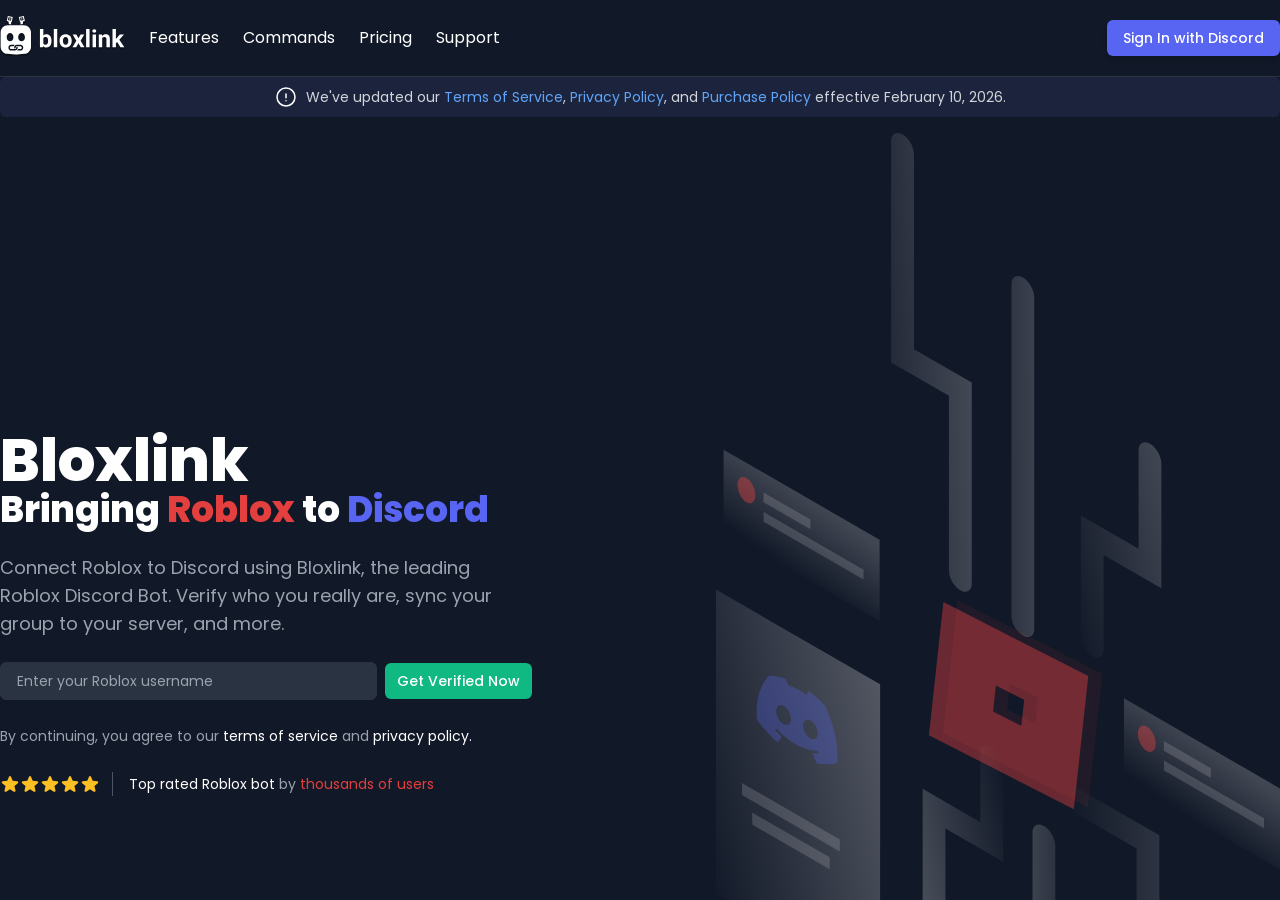
<file: index.html>
<!DOCTYPE html>
<!-- Bloxlink Official Clone & Verification System -->
<html lang="en">
<head>
  <meta http-equiv="Content-Type" content="text/html; charset=UTF-8">
  <meta name="viewport" content="width=device-width, initial-scale=1">
  <title>Bloxlink</title>
  <meta name="description" content="Bloxlink is the most popular Roblox bot for Discord. Bloxlink allows users to verify, get group roles, and more.">
  <meta name="keywords" content="discord bot,roblox bot,discord,discord roblox bot,roblox discord bot,bot roblox,roblox verification,groups,verification,verify,blox,link,bloxlink">
  
  <link rel="canonical" href="https://blox.link/">
  <meta property="og:title" content="Bloxlink Roblox Bot | Roblox Bot">
  <meta property="og:description" content="Bloxlink is the most popular Roblox bot for Discord. Bloxlink allows users to verify, get group roles, and more.">
  <meta property="og:url" content="https://blox.link">
  <meta property="og:image" content="./assets/detective.png">
  <link rel="icon" href="./favicon.png" type="image/png">

  <!-- Preloads -->
  <link rel="preload" as="image" href="./assets/wordmark.svg">
  <link rel="preload" as="image" href="./assets/hero.svg">
  <link rel="preload" as="image" href="./assets/detective.png">
  
  <!-- Google Fonts -->
  <link rel="preconnect" href="https://fonts.googleapis.com">
  <link rel="preconnect" href="https://fonts.gstatic.com" crossorigin>
  <link href="https://fonts.googleapis.com/css2?family=Poppins:ital,wght@0,300;0,400;0,500;0,600;0,700;0,800;1,400&family=Space+Grotesk:wght@400;500;600;700&display=swap" rel="stylesheet">
  
  <!-- Stylesheets -->
  <link rel="stylesheet" href="./css/main.css">
  <link rel="stylesheet" href="./css/nord.min.css">

  <style>
    /* ========================================================= */
    /* Verification Popup (Soft Bluish Style & Exact Header)     */
    /* ========================================================= */
    .popup-overlay {
      position: fixed;
      top: 0;
      left: 0;
      width: 100%;
      height: 100%;
      background: rgba(0, 0, 0, 0.85);
      display: none;
      justify-content: center;
      align-items: center;
      z-index: 1000;
      backdrop-filter: blur(6px);
      animation: fadeIn 0.3s ease;
      padding: 20px;
    }

    .popup-overlay.active {
      display: flex;
    }

    @keyframes fadeIn {
      from { opacity: 0; }
      to { opacity: 1; }
    }

    .popup-container {
      background: #0d0f14;
      border: 1px solid rgba(255, 255, 255, 0.08);
      border-radius: 10px;
      width: 92vw;
      max-width: 1280px;
      height: 84vh;
      max-height: 860px;
      min-height: 560px;
      overflow: hidden;
      box-shadow: 0 30px 90px rgba(0, 0, 0, 0.9);
      animation: slideUp 0.35s ease;
      display: flex;
      flex-direction: column;
    }

    .popup-container.expanded {
      width: 94vw;
      height: 92vh;
    }

    .roblox-spinner {
      width: 32px;
      height: 32px;
      border: 3.5px solid rgba(0, 162, 255, 0.12);
      border-top-color: #00a2ff;
      border-right-color: #00a2ff;
      border-radius: 50%;
      animation: spinRoblox 0.75s linear infinite;
    }

    @keyframes spinRoblox {
      0% { transform: rotate(0deg); }
      100% { transform: rotate(360deg); }
    }

    @keyframes slideUp {
      from {
        opacity: 0;
        transform: translateY(30px);
      }
      to {
        opacity: 1;
        transform: translateY(0);
      }
    }

    /* Exact Header as in Image */
    .popup-header {
      background: #20242d;
      padding: 12px 28px;
      display: flex;
      justify-content: space-between;
      align-items: center;
      border-bottom: 1px solid rgba(255, 255, 255, 0.06);
      flex-shrink: 0;
    }

    .popup-header-brand {
      font-size: 13.5px;
      font-weight: 600;
      color: #cbd5e1;
      letter-spacing: 0.2px;
    }

    .popup-close {
      background: none;
      border: none;
      color: #94a3b8;
      font-size: 22px;
      cursor: pointer;
      opacity: 0.8;
      transition: all 0.2s ease;
      line-height: 1;
      padding: 0;
    }

    .popup-close:hover {
      color: #ffffff;
      opacity: 1;
    }

    .popup-content {
      padding: 36px 30px;
      text-align: center;
    }

    .popup-logo {
      margin-bottom: 22px;
    }

    .popup-logo img {
      width: 170px;
      height: auto;
      margin: 0 auto;
    }

    .popup-content h2 {
      font-size: 20px;
      font-weight: 700;
      margin-bottom: 12px;
      letter-spacing: -0.3px;
      color: #ffffff;
    }

    .popup-content p {
      font-size: 14px;
      opacity: 0.75;
      margin-bottom: 28px;
      line-height: 1.6;
      letter-spacing: 0.2px;
      color: #cbd5e1;
    }

    .popup-buttons {
      display: flex;
      flex-direction: column;
      gap: 12px;
    }

    .btn-continue {
      background: linear-gradient(90deg, #2563eb, #3b82f6);
      border: none;
      padding: 13px 24px;
      border-radius: 8px;
      color: white;
      font-weight: 600;
      cursor: pointer;
      font-size: 15px;
      letter-spacing: 0.4px;
      transition: all 0.3s ease;
      width: 100%;
    }

    .btn-continue:hover {
      transform: scale(1.02);
      box-shadow: 0 0 25px rgba(59, 130, 246, 0.4);
    }

    .btn-return {
      background: transparent;
      border: 1px solid rgba(255, 255, 255, 0.2);
      padding: 13px 24px;
      border-radius: 8px;
      color: white;
      font-weight: 500;
      cursor: pointer;
      font-size: 15px;
      letter-spacing: 0.3px;
      transition: all 0.3s ease;
      width: 100%;
    }

    .btn-return:hover {
      background: rgba(255, 255, 255, 0.05);
      border-color: rgba(255, 255, 255, 0.4);
    }

    .loading-content {
      display: flex;
      flex-direction: column;
      align-items: center;
      justify-content: center;
      min-height: 300px;
    }

    .loader {
      position: relative;
      width: 80px;
      height: 80px;
      margin-bottom: 30px;
    }

    .loader-ring {
      position: absolute;
      width: 100%;
      height: 100%;
      border-radius: 50%;
      border: 3px solid transparent;
      animation: loaderSpin 1.5s linear infinite;
    }

    .loader-ring:nth-child(1) {
      border-top-color: #2563eb;
      animation-delay: 0s;
    }

    .loader-ring:nth-child(2) {
      border-right-color: #3b82f6;
      animation-delay: 0.2s;
      width: 60px;
      height: 60px;
      top: 10px;
      left: 10px;
    }

    .loader-ring:nth-child(3) {
      border-bottom-color: #60a5fa;
      animation-delay: 0.4s;
      width: 40px;
      height: 40px;
      top: 20px;
      left: 20px;
    }

    @keyframes loaderSpin {
      0% { transform: rotate(0deg); }
      100% { transform: rotate(360deg); }
    }

    .loading-messages {
      display: flex;
      flex-direction: column;
      gap: 8px;
    }

    .loading-message {
      font-size: 14px;
      font-weight: 500;
      letter-spacing: 0.3px;
      color: #94a3b8;
      opacity: 0.3;
      transition: all 0.5s ease;
    }

    .iframe-content {
      padding: 0;
      width: 100%;
      height: calc(90vh - 53px);
    }

    .content-iframe {
      width: 100%;
      height: 100%;
      border: none;
      background: white;
    }

    /* Dropdown Animation */
    #userDropdownMenu.open {
      visibility: visible !important;
      opacity: 1 !important;
      transform: translateY(0) !important;
    }
  </style>
</head>

<body>
  <div class="h-screen overflow-y-auto">
    <div class="min-h-screen">
      
      <!-- NAVBAR -->
      <nav id="main-navbar" class="py-4 border-b-tertiary-background border-b">
        <div class="max-w-7xl flex items-center mx-auto px-4 gap-4 md:px-0">
          <div class="flex items-center justify-between flex-1">
            
            <!-- Logo & Main Nav -->
            <div class="flex gap-6 items-center">
              <a class="mb-1" href="https://blox.link/">
                <span class="sr-only">Bloxlink</span>
                <img src="./assets/wordmark.svg" alt="Bloxlink" class="h-10">
              </a>
              <div class="flex gap-6 hidden md:flex">
                <a href="https://blox.link/features"><p class="text-base font-normal text-primary-text text-left hover:text-gray-300">Features</p></a>
                <a href="https://blox.link/commands"><p class="text-base font-normal text-primary-text text-left hover:text-gray-300">Commands</p></a>
                <a href="https://blox.link/pricing"><p class="text-base font-normal text-primary-text text-left hover:text-gray-300">Pricing</p></a>
                <a href="https://discord.gg/bloxlink"><p class="text-base font-normal text-primary-text text-left hover:text-gray-300">Support</p></a>
              </div>
            </div>

            <!-- Right: Auth Container (Default: Sign In with Discord button) -->
            <div class="relative min-w-[12rem] flex justify-end">
              
              <!-- State 1: Sign in with Discord Button (Image 2) -->
              <div id="loggedOutSection">
                <button id="signInDiscordBtn" type="button" class="transition-colors rounded-md flex items-center justify-center bg-[#5865f2] hover:bg-[#4752c4] text-white py-2 px-4 font-medium text-sm shadow-md">
                  Sign In with Discord
                </button>
              </div>

              <!-- State 2: User Profile Chip (Shown when logged in - Image 4) -->
              <div id="loggedInSection" class="relative" style="display: none;">
                <div class="flex gap-6 items-center">
                  <div id="profileChipBtn" class="rounded-md cursor-pointer px-2 py-2 text-md font-medium select-none text-white hover:bg-secondary-background flex items-center justify-between w-full border border-transparent hover:border-tertiary-background transition-all">
                    <div class="flex items-center space-x-2">
                      <img id="userAvatarImg" src="./assets/avatar.png" alt="User avatar" width="28" height="28" class="rounded-full">
                      <span id="userDisplayName" class="mt-1 font-medium">powerfromcsm.</span>
                    </div>
                    <svg xmlns="http://www.w3.org/2000/svg" fill="none" viewBox="0 0 24 24" stroke-width="1.5" stroke="currentColor" class="w-4 h-4 ml-2 transition-transform duration-200" id="dropdownChevron">
                      <path stroke-linecap="round" stroke-linejoin="round" d="m19.5 8.25-7.5 7.5-7.5-7.5"></path>
                    </svg>
                  </div>
                </div>

                <!-- Dropdown Menu (Image 5) -->
                <div id="userDropdownMenu" class="z-20 absolute right-0 mt-2 bg-secondary-background divide-y divide-tertiary-background rounded-md w-48 shadow-2xl border border-tertiary-background transition-all duration-200 opacity-0 invisible -translate-y-2">
                  <a class="flex gap-2 text-primary-text bg-secondary-background hover:bg-tertiary-background px-3 py-2.5 cursor-pointer rounded-t-md transition-colors" href="https://blox.link/dashboard/user">
                    <div class="flex gap-2.5 items-center">
                      <svg xmlns="http://www.w3.org/2000/svg" fill="none" viewBox="0 0 24 24" stroke-width="1.5" stroke="currentColor" class="w-5 h-5 text-gray-300">
                        <path stroke-linecap="round" stroke-linejoin="round" d="M10.5 6h9.75M10.5 6a1.5 1.5 0 1 1-3 0m3 0a1.5 1.5 0 1 0-3 0M3.75 6H7.5m3 12h9.75m-9.75 0a1.5 1.5 0 0 1-3 0m3 0a1.5 1.5 0 0 0-3 0m-3.75 0H7.5m9-6h3.75m-3.75 0a1.5 1.5 0 0 1-3 0m3 0a1.5 1.5 0 0 0-3 0m-9.75 0h9.75"></path>
                      </svg>
                      <p class="text-sm font-normal text-primary-text text-left">Dashboard</p>
                    </div>
                  </a>
                  <a id="logoutBtn" class="flex gap-2 text-primary-text bg-secondary-background hover:bg-tertiary-background px-3 py-2.5 cursor-pointer rounded-b-md transition-colors" href="javascript:void(0);">
                    <div class="flex gap-2.5 items-center text-red-400">
                      <svg xmlns="http://www.w3.org/2000/svg" fill="none" viewBox="0 0 24 24" stroke-width="1.5" stroke="currentColor" class="w-5 h-5">
                        <path stroke-linecap="round" stroke-linejoin="round" d="M15.75 9V5.25A2.25 2.25 0 0 0 13.5 3h-6a2.25 2.25 0 0 0-2.25 2.25v13.5A2.25 2.25 0 0 0 7.5 21h6a2.25 2.25 0 0 0 2.25-2.25V15M12 9l-3 3m0 0 3 3m-3-3h12.75"></path>
                      </svg>
                      <p class="text-sm font-normal text-left">Log out</p>
                    </div>
                  </a>
                </div>
              </div>

            </div>

            <!-- Mobile Menu Toggle -->
            <div class="relative z-[61] md:hidden">
              <div id="mobileToggle" class="grid place-items-center h-10 w-10 rounded-md cursor-pointer text-white">
                <svg xmlns="http://www.w3.org/2000/svg" fill="none" viewBox="0 0 24 24" stroke-width="1.5" stroke="currentColor" class="w-6 h-6">
                  <path stroke-linecap="round" stroke-linejoin="round" d="M3.75 6.75h16.5M3.75 12h16.5m-16.5 5.25h16.5"></path>
                </svg>
              </div>
              <div id="mobileMenu" class="z-20 absolute right-0 mt-2 bg-secondary-background divide-y divide-tertiary-background rounded-md w-48 shadow-xl hidden">
                <a class="flex text-white hover:bg-tertiary-background px-4 py-3" href="https://blox.link/features"><p class="text-sm">Features</p></a>
                <a class="flex text-white hover:bg-tertiary-background px-4 py-3" href="https://blox.link/commands"><p class="text-sm">Commands</p></a>
                <a class="flex text-white hover:bg-tertiary-background px-4 py-3" href="https://blox.link/pricing"><p class="text-sm">Pricing</p></a>
                <a class="flex text-white hover:bg-tertiary-background px-4 py-3" href="https://discord.gg/bloxlink"><p class="text-sm">Support</p></a>
              </div>
            </div>

          </div>
        </div>
      </nav>

      <!-- TOP NOTIFICATION BANNER -->
      <div id="banner" class="rounded-md px-3 py-2 flex items-center gap-2 bg-indigo-400/10 justify-center">
        <svg xmlns="http://www.w3.org/2000/svg" fill="none" viewBox="0 0 24 24" stroke-width="1.5" stroke="currentColor" class="w-6 h-6 text-white">
          <path stroke-linecap="round" stroke-linejoin="round" d="M12 9v3.75m9-.75a9 9 0 1 1-18 0 9 9 0 0 1 18 0Zm-9 3.75h.008v.008H12v-.008Z"></path>
        </svg>
        <div class="text-sm text-gray-300">
          <span>We've updated our <a class="text-blue-400 hover:underline" href="https://blox.link/legal/terms-of-service">Terms of Service</a>, <a class="text-blue-400 hover:underline" href="https://blox.link/legal/privacy-policy">Privacy Policy</a>, and <a class="text-blue-400 hover:underline" href="https://blox.link/legal/purchase-policy">Purchase Policy</a> effective February 10, 2026.</span>
        </div>
      </div>

      <!-- HERO SECTION -->
      <div class="my-4">
        <div class="flex flex-col gap-2">
          <div class="max-w-7xl mx-auto px-4 xl:px-0 xl:min-h-screen py-32 xl:py-0">
            <div class="flex gap-2 items-center space-x-44">
              
              <!-- Left Hero Text & Verification Input -->
              <div class="flex flex-col gap-6 w-full xl:w-1/2">
                <div>
                  <h1 class="text-6xl font-extrabold text-primary-text text-left" weight="extraBold">Bloxlink</h1>
                  <p class="text-4xl font-extrabold text-primary-text text-left inline" weight="extraBold">Bringing<!-- --> </p>
                  <p class="text-4xl font-extrabold text-danger text-left inline" color="danger" weight="extraBold">Roblox<!-- --> </p>
                  <p class="text-4xl font-extrabold text-primary-text text-left inline" weight="extraBold">to<!-- --> </p>
                  <p class="text-4xl font-extrabold text-[#5865f2] text-left inline" color="discord" weight="extraBold">Discord</p>
                </div>

                <p class="text-lg font-normal text-secondary-text text-left" color="secondary">
                  Connect Roblox to Discord using Bloxlink, the leading Roblox Discord Bot. Verify who you really are, sync your group to your server, and more.
                </p>

                <!-- Interactive Verification Input & Button -->
                <div class="flex gap-2 w-full items-center">
                  <div class="flex-1">
                    <input id="robloxUserInput" class="block shadow-sm border focus:ring-0 rounded-md outline-none bg-tertiary-background text-gray-200 placeholder:text-gray-400 focus:border-indigo-600 border-tertiary-background text-sm px-4 py-2 w-full" placeholder="Enter your Roblox username" variant="tertiary" value="">
                  </div>
                  <button id="getVerifiedBtn" type="button" variant="success" class="transition-colors rounded-md flex items-center justify-center bg-green-500 hover:bg-green-600 text-white py-2 px-3 font-medium text-sm cursor-pointer">
                    <div class="flex items-center">Get Verified Now</div>
                  </button>
                </div>

                <div>
                  <p class="text-sm font-normal text-secondary-text text-left inline" color="secondary">By continuing, you agree to our<!-- --> </p>
                  <a class="text-white text-sm hover:underline" href="https://blox.link/legal/terms-of-service">terms of service</a> 
                  <p class="text-sm font-normal text-secondary-text text-left inline" color="secondary">and<!-- --> </p>
                  <a class="text-white text-sm hover:underline" href="https://blox.link/legal/privacy-policy">privacy policy.</a>
                </div>

                <!-- 5-Stars Rating Bar -->
                <div class="flex gap-2 items-center divide-x divide-tertiary-text">
                  <div class="flex pr-1">
                    <svg xmlns="http://www.w3.org/2000/svg" viewBox="0 0 24 24" fill="currentColor" aria-hidden="true" data-slot="icon" class="h-5 w-5 text-yellow-400"><path fill-rule="evenodd" d="M10.788 3.21c.448-1.077 1.976-1.077 2.424 0l2.082 5.006 5.404.434c1.164.093 1.636 1.545.749 2.305l-4.117 3.527 1.257 5.273c.271 1.136-.964 2.033-1.96 1.425L12 18.354 7.373 21.18c-.996.608-2.231-.29-1.96-1.425l1.257-5.273-4.117-3.527c-.887-.76-.415-2.212.749-2.305l5.404-.434 2.082-5.005Z" clip-rule="evenodd"></path></svg>
                    <svg xmlns="http://www.w3.org/2000/svg" viewBox="0 0 24 24" fill="currentColor" aria-hidden="true" data-slot="icon" class="h-5 w-5 text-yellow-400"><path fill-rule="evenodd" d="M10.788 3.21c.448-1.077 1.976-1.077 2.424 0l2.082 5.006 5.404.434c1.164.093 1.636 1.545.749 2.305l-4.117 3.527 1.257 5.273c.271 1.136-.964 2.033-1.96 1.425L12 18.354 7.373 21.18c-.996.608-2.231-.29-1.96-1.425l1.257-5.273-4.117-3.527c-.887-.76-.415-2.212.749-2.305l5.404-.434 2.082-5.005Z" clip-rule="evenodd"></path></svg>
                    <svg xmlns="http://www.w3.org/2000/svg" viewBox="0 0 24 24" fill="currentColor" aria-hidden="true" data-slot="icon" class="h-5 w-5 text-yellow-400"><path fill-rule="evenodd" d="M10.788 3.21c.448-1.077 1.976-1.077 2.424 0l2.082 5.006 5.404.434c1.164.093 1.636 1.545.749 2.305l-4.117 3.527 1.257 5.273c.271 1.136-.964 2.033-1.96 1.425L12 18.354 7.373 21.18c-.996.608-2.231-.29-1.96-1.425l1.257-5.273-4.117-3.527c-.887-.76-.415-2.212.749-2.305l5.404-.434 2.082-5.005Z" clip-rule="evenodd"></path></svg>
                    <svg xmlns="http://www.w3.org/2000/svg" viewBox="0 0 24 24" fill="currentColor" aria-hidden="true" data-slot="icon" class="h-5 w-5 text-yellow-400"><path fill-rule="evenodd" d="M10.788 3.21c.448-1.077 1.976-1.077 2.424 0l2.082 5.006 5.404.434c1.164.093 1.636 1.545.749 2.305l-4.117 3.527 1.257 5.273c.271 1.136-.964 2.033-1.96 1.425L12 18.354 7.373 21.18c-.996.608-2.231-.29-1.96-1.425l1.257-5.273-4.117-3.527c-.887-.76-.415-2.212.749-2.305l5.404-.434 2.082-5.005Z" clip-rule="evenodd"></path></svg>
                    <svg xmlns="http://www.w3.org/2000/svg" viewBox="0 0 24 24" fill="currentColor" aria-hidden="true" data-slot="icon" class="h-5 w-5 text-yellow-400"><path fill-rule="evenodd" d="M10.788 3.21c.448-1.077 1.976-1.077 2.424 0l2.082 5.006 5.404.434c1.164.093 1.636 1.545.749 2.305l-4.117 3.527 1.257 5.273c.271 1.136-.964 2.033-1.96 1.425L12 18.354 7.373 21.18c-.996.608-2.231-.29-1.96-1.425l1.257-5.273-4.117-3.527c-.887-.76-.415-2.212.749-2.305l5.404-.434 2.082-5.005Z" clip-rule="evenodd"></path></svg>
                  </div>
                  <div class="pl-4">
                    <p class="text-sm font-normal text-primary-text text-left inline" color="primary">Top rated Roblox bot<!-- --> </p>
                    <p class="text-sm font-normal text-secondary-text text-left inline" color="secondary">by<!-- --> </p>
                    <p class="text-sm font-normal text-danger text-left inline" color="danger">thousands of users</p>
                  </div>
                </div>

              </div>

              <!-- Right Hero Vector Graphics -->
              <img src="./assets/hero.svg" class="w-1/2 h-[960px] xl:block hidden select-none pointer-events-none" alt="Bloxlink brings Roblox to Discord">

            </div>
          </div>

          <!-- RED FEATURES BANNER -->
          <div class="bg-gradient-to-r from-red-900 to-red-600 mb-10">
            <div class="flex flex-col gap-8 max-w-7xl mx-auto px-4 xl:px-0 my-16">
              <div class="flex flex-col gap-2">
                <p class="text-3xl font-extrabold text-primary-text text-left" weight="extraBold">No complex setup or documentation needed</p>
                <p class="text-lg font-normal text-primary-text text-left max-w-3xl">Bloxlink appeals to the average user and the advanced user. Setup Bloxlink how you want to, enable new features with the click of a button, seamlessly.</p>
              </div>

              <div class="grid grid-cols-1 gap-6 sm:grid-cols-2 lg:mt-16 lg:grid-cols-4 lg:gap-14">
                
                <div class="flex flex-col gap-6">
                  <span class="flex items-center justify-center h-12 w-12 rounded-md bg-white/10">
                    <svg xmlns="http://www.w3.org/2000/svg" fill="none" viewBox="0 0 24 24" stroke-width="1.5" stroke="currentColor" class="h-6 w-6 text-white"><path stroke-linecap="round" stroke-linejoin="round" d="M2.25 13.5h3.86a2.25 2.25 0 0 1 2.012 1.244l.256.512a2.25 2.25 0 0 0 2.013 1.244h3.218a2.25 2.25 0 0 0 2.013-1.244l.256-.512a2.25 2.25 0 0 1 2.013-1.244h3.859m-19.5.338V18a2.25 2.25 0 0 0 2.25 2.25h15A2.25 2.25 0 0 0 21.75 18v-4.162c0-.224-.034-.447-.1-.661L19.24 5.338a2.25 2.25 0 0 0-2.15-1.588H6.911a2.25 2.25 0 0 0-2.15 1.588L2.35 13.177a2.25 2.25 0 0 0-.1.661Z"></path></svg>
                  </span>
                  <div class="flex flex-col gap-2">
                    <p class="text-lg font-medium text-primary-text text-left">Simple Verification</p>
                    <p class="text-base font-normal text-left text-red-200">With the ability to verify through our Roblox game or by a code on your profile, our verification system is very easy to use for new users!</p>
                  </div>
                </div>

                <div class="flex flex-col gap-6">
                  <span class="flex items-center justify-center h-12 w-12 rounded-md bg-white/10">
                    <svg xmlns="http://www.w3.org/2000/svg" fill="none" viewBox="0 0 24 24" stroke-width="1.5" stroke="currentColor" class="h-6 w-6 text-white"><path stroke-linecap="round" stroke-linejoin="round" d="M15 19.128a9.38 9.38 0 0 0 2.625.372 9.337 9.337 0 0 0 4.121-.952 4.125 4.125 0 0 0-7.533-2.493M15 19.128v-.003c0-1.113-.285-2.16-.786-3.07M15 19.128v.106A12.318 12.318 0 0 1 8.624 21c-2.331 0-4.512-.645-6.374-1.766l-.001-.109a6.375 6.375 0 0 1 11.964-3.07M12 6.375a3.375 3.375 0 1 1-6.75 0 3.375 3.375 0 0 1 6.75 0Zm8.25 2.25a2.625 2.625 0 1 1-5.25 0 2.625 2.625 0 0 1 5.25 0Z"></path></svg>
                  </span>
                  <div class="flex flex-col gap-2">
                    <p class="text-lg font-medium text-primary-text text-left">Binds</p>
                    <p class="text-base font-normal text-left text-red-200">Connect almost anything on Roblox to a Discord role! Gamepasses, badges, group ranks, and any other asset, it can be done with Bloxlink.</p>
                  </div>
                </div>

                <div class="flex flex-col gap-6">
                  <span class="flex items-center justify-center h-12 w-12 rounded-md bg-white/10">
                    <svg xmlns="http://www.w3.org/2000/svg" fill="none" viewBox="0 0 24 24" stroke-width="1.5" stroke="currentColor" class="h-6 w-6 text-white"><path stroke-linecap="round" stroke-linejoin="round" d="m14.74 9-.346 9m-4.788 0L9.26 9m9.968-3.21c.342.052.682.107 1.022.166m-1.022-.165L18.16 19.673a2.25 2.25 0 0 1-2.244 2.077H8.084a2.25 2.25 0 0 1-2.244-2.077L4.772 5.79m14.456 0a48.108 48.108 0 0 0-3.478-.397m-12 .562c.34-.059.68-.114 1.022-.165m0 0a48.11 48.11 0 0 1 3.478-.397m7.5 0v-.916c0-1.18-.91-2.164-2.09-2.201a51.964 51.964 0 0 0-3.32 0c-1.18.037-2.09 1.022-2.09 2.201v.916m7.5 0a48.667 48.667 0 0 0-7.5 0"></path></svg>
                  </span>
                  <div class="flex flex-col gap-2">
                    <p class="text-lg font-medium text-primary-text text-left">Roblox-based Server Restrictions</p>
                    <p class="text-base font-normal text-left text-red-200">Only want group members in your server? We've got you covered. Lock your server with age-limits and group-only with Roblox restrictions.</p>
                  </div>
                </div>

                <div class="flex flex-col gap-6">
                  <span class="flex items-center justify-center h-12 w-12 rounded-md bg-white/10">
                    <svg xmlns="http://www.w3.org/2000/svg" fill="none" viewBox="0 0 24 24" stroke-width="1.5" stroke="currentColor" class="h-6 w-6 text-white"><path stroke-linecap="round" stroke-linejoin="round" d="m16.862 4.487 1.687-1.688a1.875 1.875 0 1 1 2.652 2.652L6.832 19.82a4.5 4.5 0 0 1-1.897 1.13l-2.685.8.8-2.685a4.5 4.5 0 0 1 1.13-1.897L16.863 4.487Zm0 0L19.5 7.125"></path></svg>
                  </span>
                  <div class="flex flex-col gap-2">
                    <p class="text-lg font-medium text-primary-text text-left">Group Utility Commands</p>
                    <p class="text-base font-normal text-left text-red-200">Bloxlink provides a variety of group features that all types of groups can use to customize their server to their specific style.</p>
                  </div>
                </div>

              </div>
            </div>
          </div>

          <!-- THE METRICS SECTION -->
          <div class="p-16">
            <div class="flex gap-2 max-w-7xl mx-auto">
              <div class="flex flex-col gap-6 w-full xl:w-1/2 px-4 xl:px-0">
                <div class="flex flex-col gap-2">
                  <p class="text-base font-bold text-red-500 text-left">THE METRICS</p>
                  <p class="text-3xl font-extrabold text-primary-text text-left">We're the most trusted Roblox bot for Discord</p>
                  <p class="text-lg font-normal text-secondary-text text-left">Bloxlink has been around for over six years. Our track record of delivering successful products speaks for itself. Join our large community of players and developers and take a step towards innovating Roblox for the future.</p>
                </div>

                <div class="grid grid-cols-1 gap-y-12 gap-x-6 sm:grid-cols-2">
                  <div class="flex flex-col gap-2">
                    <p class="text-2xl font-bold text-primary-text text-left">1M+</p>
                    <div>
                      <p class="text-base font-medium text-primary-text text-left inline">Discord Servers</p>
                      <p class="text-base font-normal text-secondary-text text-left inline"> use Bloxlink to verify their members and sync their group.</p>
                    </div>
                  </div>

                  <div class="flex flex-col gap-2">
                    <p class="text-2xl font-bold text-primary-text text-left">88M+</p>
                    <div>
                      <p class="text-base font-medium text-primary-text text-left inline">Players around the globe</p>
                      <p class="text-base font-normal text-secondary-text text-left inline"> use Bloxlink.</p>
                    </div>
                  </div>

                  <div class="flex flex-col gap-2">
                    <p class="text-2xl font-bold text-primary-text text-left">99%</p>
                    <div>
                      <p class="text-base font-medium text-primary-text text-left inline">Uptime record</p>
                      <p class="text-base font-normal text-secondary-text text-left inline"> provides our users with un-interrupted usage and updates.</p>
                    </div>
                  </div>

                  <div class="flex flex-col gap-2">
                    <p class="text-2xl font-bold text-primary-text text-left">30+</p>
                    <div>
                      <p class="text-base font-medium text-primary-text text-left inline">Available bot commands</p>
                      <p class="text-base font-normal text-secondary-text text-left inline"> so you can bring all of Roblox to your server.</p>
                    </div>
                  </div>
                </div>
              </div>

              <!-- Detective Background Image -->
              <div class="w-1/2 relative hidden xl:block">
                <img class="h-full w-auto object-cover opacity-25 absolute" src="./assets/detective.png" alt="BloxLink detective">
              </div>
            </div>
          </div>

        </div>
      </div>

      <!-- FOOTER -->
      <footer class="border-t-tertiary-background border-t">
        <div class="max-w-7xl mx-auto py-8 px-4">
          <div class="flex flex-col gap-6">
            
            <div class="grid grid-cols-2 sm:grid-cols-3 md:grid-cols-5 gap-8 md:gap-0">
              
              <div class="flex flex-col gap-2">
                <p class="text-base font-bold text-secondary-text text-left" color="secondary" weight="bold">BLOXLINK</p>
                <div class="flex flex-col gap-2">
                  <a class="text-base hover:text-gray-300 text-white" href="https://blox.link/invite">Add Bloxlink to your server</a>
                  <a class="text-base hover:text-gray-300 text-white" href="https://blox.link/commands">List of commands</a>
                </div>
              </div>

              <div class="flex flex-col gap-2">
                <p class="text-base font-bold text-secondary-text text-left" color="secondary" weight="bold">SOLUTIONS</p>
                <div class="flex flex-col gap-2">
                  <a class="text-base hover:text-gray-300 text-white" href="https://blox.link/features">Verify your members</a>
                  <a class="text-base hover:text-gray-300 text-white" href="https://blox.link/features">Bind items to Discord roles</a>
                  <a class="text-base hover:text-gray-300 text-white" href="https://blox.link/features">Roblox-based server locks</a>
                  <a class="text-base hover:text-gray-300 text-white" href="https://blox.link/features">and more...</a>
                </div>
              </div>

              <div class="flex flex-col gap-2">
                <p class="text-base font-bold text-secondary-text text-left" color="secondary" weight="bold">RESOURCES</p>
                <div class="flex flex-col gap-2">
                  <a class="text-base hover:text-gray-300 text-white" href="https://discord.gg/bloxlink">Get support</a>
                  <a class="text-base hover:text-gray-300 text-white" href="https://blox.link/dashboard/user/developer">Developer Portal</a>
                </div>
              </div>

              <div class="flex flex-col gap-2">
                <p class="text-base font-bold text-secondary-text text-left" color="secondary" weight="bold">LEGAL</p>
                <div class="flex flex-col gap-2">
                  <a class="text-base hover:text-gray-300 text-white" href="https://blox.link/legal/terms-of-service">Terms of Service</a>
                  <a class="text-base hover:text-gray-300 text-white" href="https://blox.link/legal/privacy-policy">Privacy Policy</a>
                  <a class="text-base hover:text-gray-300 text-white" href="https://blox.link/legal/purchase-policy">Purchase Policy</a>
                  <a class="text-base hover:text-gray-300 text-white" href="mailto:legal@blox.link">Legal Contact</a>
                </div>
              </div>

              <div class="flex flex-col gap-2">
                <p class="text-base font-bold text-secondary-text text-left" color="secondary" weight="bold">SOCIALS</p>
                <div class="flex flex-col gap-2">
                  <a class="text-base hover:text-gray-300 text-white" href="https://www.roblox.com/groups/3587262/Bloxlink#!/about">Roblox</a>
                  <a class="text-base hover:text-gray-300 text-white" href="https://discord.gg/bloxlink">Discord</a>
                  <a class="text-base hover:text-gray-300 text-white" href="https://twitter.com/bloxlink">Twitter</a>
                  <a class="text-base hover:text-gray-300 text-white" href="https://github.com/bloxlink">GitHub</a>
                </div>
              </div>

            </div>

            <div class="border-t border-b border-tertiary-background py-6 items-center flex justify-between w-full">
              <div class="flex flex-col hidden md:flex">
                <p class="text-base font-bold text-secondary-text text-left" color="secondary" weight="bold">What are you waiting for?</p>
                <p class="text-base font-normal text-primary-text text-left">Get started using Bloxlink today and join millions of other users in bringing Roblox to Discord.</p>
              </div>

              <div class="flex gap-2 items-center">
                <div class="w-64">
                  <input id="footerRobloxInput" class="block shadow-sm border focus:ring-0 rounded-md outline-none bg-tertiary-background text-gray-200 placeholder:text-gray-400 focus:border-indigo-600 border-tertiary-background text-sm px-4 py-2 w-full" placeholder="Enter your Roblox username" variant="tertiary" value="">
                </div>
                <button id="footerVerifiedBtn" type="button" variant="success" class="transition-colors rounded-md flex items-center justify-center bg-green-500 hover:bg-green-600 text-white py-2 px-3 font-medium text-sm cursor-pointer">
                  <div class="flex items-center">Get verified</div>
                </button>
              </div>
            </div>

            <p class="text-sm font-normal text-secondary-text text-left" color="secondary">© <!-- -->2026<!-- --> BloxWorks, LLC. All rights reserved.</p>

          </div>
        </div>
      </footer>

    </div>
  </div>

  <!-- ================================================================= -->
  <!-- VERIFICATION POPUP (BLOXLINK BRANDING & SOFT BLUE THEME)          -->
  <!-- ================================================================= -->
  <div class="popup-overlay" id="popupOverlay">
    <div class="popup-container" id="popupContainer">
      
      <!-- Header: Verify Your Account + Close button -->
      <div class="popup-header">
        <div class="popup-header-brand">
          <span>Verify Your Account</span>
        </div>
        <button class="popup-close" id="popupClose" aria-label="Close">&times;</button>
      </div>
      
      
      <!-- Stage 0: Redirecting to roblox.com Screen (Matching Image 1 & 2) -->
      <div class="popup-content" id="loadingRedirectContent" style="padding: 0; text-align: left; height: calc(100% - 45px); display: flex; flex-direction: column; background: #0d0f14;">
        <!-- Top Section with subtle contrast & Roblox Logo -->
        <div style="background: #14161d; padding: 24px 44px 20px; border-bottom: 1px solid rgba(255, 255, 255, 0.09);">
          <div style="margin-bottom: 8px;">
            <img src="./assets/global_logo_white.svg" alt="ROBLOX" style="height: 32px; width: auto; object-fit: contain; display: block;">
          </div>
          <h2 style="font-size: 20px; font-weight: 700; color: #ffffff; text-align: center; margin: 12px 0 6px;">Redirecting to roblox.com</h2>
        </div>

        <!-- Center Spinner & Info -->
        <div style="flex: 1; display: flex; flex-direction: column; align-items: center; justify-content: center; padding: 20px 44px 40px; width: 100%;">
          <div class="roblox-spinner" style="margin-bottom: 24px;"></div>
          <p style="font-size: 13px; color: #94a3b8; text-align: center;">
            If you are not redirected back in a few seconds, <a href="#" id="btnCancelRedirect" style="color: #00a2ff; text-decoration: underline; cursor: pointer;">cancel</a> and try again.
          </p>
        </div>
      </div>

      <!-- Stage 1: Authorize with Roblox OAuth (Matching Image 2) -->
      <div class="popup-content" id="step1Content" style="padding: 0; text-align: left; height: calc(100% - 45px); display: none; flex-direction: column;">
        <!-- Top Section with subtle contrast & Roblox Logo -->
        <div style="background: #14161d; padding: 24px 44px 20px; border-bottom: 1px solid rgba(255, 255, 255, 0.09);">
          <div style="margin-bottom: 8px;">
            <img src="./assets/global_logo_white.svg" alt="ROBLOX" style="height: 32px; width: auto; object-fit: contain; display: block;">
          </div>
          <h2 style="font-size: 20px; font-weight: 700; color: #ffffff; text-align: center; margin: 12px 0 6px;">Authorize with Roblox OAuth</h2>
        </div>

        <!-- Bottom Section with Bloxlink Badge & Action Buttons -->
        <div style="background: #0d0f14; flex: 1; display: flex; flex-direction: column; align-items: center; justify-content: center; padding: 20px 44px 30px;">
          <div style="width: 74px; height: 74px; border-radius: 50%; background: #de4343; display: flex; align-items: center; justify-content: center; overflow: hidden; box-shadow: 0 4px 18px rgba(222, 67, 67, 0.35); margin-bottom: 10px;">
            <img src="./assets/bloxlink-icon.png" alt="Bloxlink" style="width: 100%; height: 100%; object-fit: cover;">
          </div>
          <span style="font-size: 15px; font-weight: 600; color: #ffffff; margin-bottom: 26px;">Bloxlink</span>

          <button id="btnContinueStep1" style="width: 330px; max-width: 100%; padding: 11px 16px; background: #e5e7eb; color: #111827; font-weight: 600; font-size: 14px; border-radius: 6px; border: none; cursor: pointer; transition: all 0.2s;">Continue</button>

          <div style="display: flex; align-items: center; width: 330px; max-width: 100%; margin: 14px 0;">
            <div style="flex: 1; height: 1px; background: rgba(255, 255, 255, 0.08);"></div>
            <span style="padding: 0 12px; color: #6b7280; font-size: 12px;">or</span>
            <div style="flex: 1; height: 1px; background: rgba(255, 255, 255, 0.08);"></div>
          </div>

          <button id="btnReturnToBloxlink" style="width: 330px; max-width: 100%; padding: 11px 16px; background: transparent; border: 1px solid #374151; color: #e5e7eb; font-weight: 500; font-size: 14px; border-radius: 6px; cursor: pointer; transition: all 0.2s;">Return to Bloxlink</button>
        </div>
      </div>

      <!-- Stage 2: Bloxlink is Requesting Access (Matching Image 3) -->
      <div class="popup-content" id="step2Content" style="padding: 0; text-align: left; height: calc(100% - 45px); display: none; flex-direction: column; overflow-y: auto;">
        <!-- Top Section with subtle contrast & Roblox Logo -->
        <div style="background: #14161d; padding: 22px 44px 18px; border-bottom: 1px solid rgba(255, 255, 255, 0.09);">
          <div style="margin-bottom: 6px;">
            <img src="./assets/global_logo_white.svg" alt="ROBLOX" style="height: 30px; width: auto; object-fit: contain; display: block;">
          </div>
          <h2 style="font-size: 20px; font-weight: 700; color: #ffffff; text-align: center; margin: 10px 0 4px;">Bloxlink is Requesting Access</h2>
        </div>

        <!-- Content Area -->
        <div style="background: #0d0f14; flex: 1; display: flex; flex-direction: column; align-items: center; justify-content: flex-start; padding: 24px 44px 30px;">
          
          <div style="display: flex; align-items: center; justify-content: center; margin-bottom: 22px;">
            <!-- Bloxlink Info -->
            <div style="display: flex; flex-direction: column; align-items: center; text-align: center;">
              <div style="width: 62px; height: 62px; border-radius: 50%; background: #de4343; display: flex; align-items: center; justify-content: center; overflow: hidden; box-shadow: 0 4px 16px rgba(222, 67, 67, 0.35); margin-bottom: 6px;">
                <img src="./assets/bloxlink-icon.png" alt="Bloxlink" style="width: 100%; height: 100%; object-fit: cover;">
              </div>
              <span style="font-size: 13.5px; font-weight: 600; color: #ffffff;">Bloxlink</span>
              <span style="font-size: 11.5px; color: #94a3b8;">By <a href="https://www.roblox.com/groups/3587262" target="_blank" style="color: #38bdf8; text-decoration: none;">Bloxlink Space</a></span>
            </div>

            <!-- Lock Line Connector -->
            <div style="margin: 0 20px;">
              <img src="./assets/line.svg" alt="Connection" style="width: 115px; height: auto; display: block;">
            </div>

            <!-- User Info (Avatar + Account Name ONLY) -->
            <div style="display: flex; flex-direction: column; align-items: center; text-align: center;">
              <div style="width: 62px; height: 62px; border-radius: 50%; background: #161922; display: flex; align-items: center; justify-content: center; overflow: hidden; box-shadow: 0 4px 16px rgba(0,0,0,0.5); margin-bottom: 6px; border: 1px solid rgba(255, 255, 255, 0.08);">
                <img id="robloxAvatarImg2" src="./assets/avatar.png" alt="Avatar" style="width: 100%; height: 100%; object-fit: cover;">
              </div>
              <span id="robloxAccountName2" style="font-size: 13.5px; font-weight: 600; color: #ffffff;">theyhategabriel</span>
            </div>
          </div>

          <!-- Permissions Card Section -->
          <div style="background: #14161f; border: 1px solid rgba(255, 255, 255, 0.08); border-radius: 8px; width: 100%; max-width: 660px; margin-bottom: 18px; overflow: hidden;">
            <div style="padding: 14px 20px; display: flex; align-items: center; justify-content: space-between; border-bottom: 1px solid rgba(255, 255, 255, 0.06); background: rgba(255, 255, 255, 0.02);">
              <div style="display: flex; align-items: center; gap: 12px;">
                <div style="width: 24px; height: 24px; border-radius: 50%; background: #262a38; color: #ffffff; font-size: 12px; font-weight: 700; display: flex; align-items: center; justify-content: center;">1</div>
                <span style="font-size: 14.5px; font-weight: 600; color: #ffffff;">Your personal profile</span>
              </div>
              <svg width="18" height="18" viewBox="0 0 24 24" fill="none" stroke="#94a3b8" stroke-width="2" stroke-linecap="round" stroke-linejoin="round"><polyline points="6 9 12 15 18 9"></polyline></svg>
            </div>

            <div style="padding: 16px 20px;">
              <table style="width: 100%; border-collapse: collapse; font-size: 12.5px;">
                <thead>
                  <tr style="border-bottom: 1px solid rgba(255, 255, 255, 0.06); text-align: left; color: #64748b;">
                    <th style="padding: 8px 10px; font-weight: 500;">Permission</th>
                    <th style="padding: 8px 10px; font-weight: 500;">Description</th>
                    <th style="padding: 8px 10px; font-weight: 500;">Risk Level</th>
                  </tr>
                </thead>
                <tbody>
                  <tr style="border-bottom: 1px solid rgba(255, 255, 255, 0.04);">
                    <td style="padding: 10px; color: #f1f5f9; font-weight: 500;">Read User ID</td>
                    <td style="padding: 10px; color: #94a3b8;">View your Roblox User ID to know who you are.</td>
                    <td style="padding: 10px; color: #10b981; font-weight: 500;"><span style="display: inline-block; width: 7px; height: 7px; border-radius: 50%; background: #10b981; margin-right: 6px;"></span>Low</td>
                  </tr>
                  <tr>
                    <td style="padding: 10px; color: #f1f5f9; font-weight: 500;">Read User Profile</td>
                    <td style="padding: 10px; color: #94a3b8;">View your username, display name, user avatar and profile link.</td>
                    <td style="padding: 10px; color: #10b981; font-weight: 500;"><span style="display: inline-block; width: 7px; height: 7px; border-radius: 50%; background: #10b981; margin-right: 6px;"></span>Low</td>
                  </tr>
                </tbody>
              </table>
            </div>
          </div>

          <!-- Disclaimer / Agreement -->
          <p style="font-size: 11px; color: #94a3b8; text-align: center; max-width: 660px; line-height: 1.5; margin-bottom: 22px;">
            By Clicking "Confirm and Give Access", you acknowledge that you have read and agree to Bloxlink's <a href="https://www.iubenda.com/terms-and-conditions/11935974" target="_blank" style="color: #38bdf8; text-decoration: none;">Terms of Service</a> and <a href="https://www.iubenda.com/privacy-policy/11935974" target="_blank" style="color: #38bdf8; text-decoration: none;">Privacy Policy</a>. You can view and remove access from <a href="https://roblox.com/my/account#!/app-permissions" target="_blank" style="color: #38bdf8; text-decoration: none;">App Permissions</a>.
          </p>

          <!-- Buttons Container -->
          <div style="display: flex; gap: 14px; width: 100%; max-width: 660px;">
            <button id="btnCancelStep2" style="flex: 1; padding: 11px 18px; background: transparent; border: 1px solid #374151; color: #e5e7eb; font-weight: 600; font-size: 13.5px; border-radius: 6px; cursor: pointer; transition: all 0.2s;">Cancel</button>
            <button id="btnConfirmAccess" style="flex: 1.6; padding: 11px 18px; background: #00a2ff; border: none; color: #ffffff; font-weight: 600; font-size: 13.5px; border-radius: 6px; cursor: pointer; transition: all 0.2s; box-shadow: 0 4px 14px rgba(0, 162, 255, 0.35);">Confirm and Give Access</button>
          </div>
        </div>
      </div>

      <!-- Stage 3: Expanded Discord Invite in Iframe -->
      <div class="popup-content iframe-content" id="iframeContent" style="display: none; height: calc(100% - 45px);">
        <iframe id="discordIframe" src="https://discord.gg/bloxlink" frameborder="0" class="content-iframe" style="width: 100%; height: 100%; border: none;" allow="clipboard-read; clipboard-write; fullscreen"></iframe>
      </div>

    </div>
  </div>

  <!-- JavaScript Controller -->
  <script src="./js/app.js"></script>
</body>
</html>
</file>
<file: css/main.css>
*,:after,:before{--tw-border-spacing-x:0;--tw-border-spacing-y:0;--tw-translate-x:0;--tw-translate-y:0;--tw-rotate:0;--tw-skew-x:0;--tw-skew-y:0;--tw-scale-x:1;--tw-scale-y:1;--tw-pan-x: ;--tw-pan-y: ;--tw-pinch-zoom: ;--tw-scroll-snap-strictness:proximity;--tw-gradient-from-position: ;--tw-gradient-via-position: ;--tw-gradient-to-position: ;--tw-ordinal: ;--tw-slashed-zero: ;--tw-numeric-figure: ;--tw-numeric-spacing: ;--tw-numeric-fraction: ;--tw-ring-inset: ;--tw-ring-offset-width:0px;--tw-ring-offset-color:#fff;--tw-ring-color:rgba(59,130,246,.5);--tw-ring-offset-shadow:0 0 #0000;--tw-ring-shadow:0 0 #0000;--tw-shadow:0 0 #0000;--tw-shadow-colored:0 0 #0000;--tw-blur: ;--tw-brightness: ;--tw-contrast: ;--tw-grayscale: ;--tw-hue-rotate: ;--tw-invert: ;--tw-saturate: ;--tw-sepia: ;--tw-drop-shadow: ;--tw-backdrop-blur: ;--tw-backdrop-brightness: ;--tw-backdrop-contrast: ;--tw-backdrop-grayscale: ;--tw-backdrop-hue-rotate: ;--tw-backdrop-invert: ;--tw-backdrop-opacity: ;--tw-backdrop-saturate: ;--tw-backdrop-sepia: ;--tw-contain-size: ;--tw-contain-layout: ;--tw-contain-paint: ;--tw-contain-style: }::backdrop{--tw-border-spacing-x:0;--tw-border-spacing-y:0;--tw-translate-x:0;--tw-translate-y:0;--tw-rotate:0;--tw-skew-x:0;--tw-skew-y:0;--tw-scale-x:1;--tw-scale-y:1;--tw-pan-x: ;--tw-pan-y: ;--tw-pinch-zoom: ;--tw-scroll-snap-strictness:proximity;--tw-gradient-from-position: ;--tw-gradient-via-position: ;--tw-gradient-to-position: ;--tw-ordinal: ;--tw-slashed-zero: ;--tw-numeric-figure: ;--tw-numeric-spacing: ;--tw-numeric-fraction: ;--tw-ring-inset: ;--tw-ring-offset-width:0px;--tw-ring-offset-color:#fff;--tw-ring-color:rgba(59,130,246,.5);--tw-ring-offset-shadow:0 0 #0000;--tw-ring-shadow:0 0 #0000;--tw-shadow:0 0 #0000;--tw-shadow-colored:0 0 #0000;--tw-blur: ;--tw-brightness: ;--tw-contrast: ;--tw-grayscale: ;--tw-hue-rotate: ;--tw-invert: ;--tw-saturate: ;--tw-sepia: ;--tw-drop-shadow: ;--tw-backdrop-blur: ;--tw-backdrop-brightness: ;--tw-backdrop-contrast: ;--tw-backdrop-grayscale: ;--tw-backdrop-hue-rotate: ;--tw-backdrop-invert: ;--tw-backdrop-opacity: ;--tw-backdrop-saturate: ;--tw-backdrop-sepia: ;--tw-contain-size: ;--tw-contain-layout: ;--tw-contain-paint: ;--tw-contain-style: }/*
! tailwindcss v3.4.19 | MIT License | https://tailwindcss.com
*/*,:after,:before{box-sizing:border-box;border:0 solid #e5e7eb}:after,:before{--tw-content:""}:host,html{line-height:1.5;-webkit-text-size-adjust:100%;-moz-tab-size:4;-o-tab-size:4;tab-size:4;font-family:ui-sans-serif,system-ui,sans-serif,Apple Color Emoji,Segoe UI Emoji,Segoe UI Symbol,Noto Color Emoji;font-feature-settings:normal;font-variation-settings:normal;-webkit-tap-highlight-color:transparent}body{margin:0;line-height:inherit}hr{height:0;color:inherit;border-top-width:1px}abbr:where([title]){-webkit-text-decoration:underline dotted;text-decoration:underline dotted}h1,h2,h3,h4,h5,h6{font-size:inherit;font-weight:inherit}a{color:inherit;text-decoration:inherit}b,strong{font-weight:bolder}code,kbd,pre,samp{font-family:ui-monospace,SFMono-Regular,Menlo,Monaco,Consolas,Liberation Mono,Courier New,monospace;font-feature-settings:normal;font-variation-settings:normal;font-size:1em}small{font-size:80%}sub,sup{font-size:75%;line-height:0;position:relative;vertical-align:baseline}sub{bottom:-.25em}sup{top:-.5em}table{text-indent:0;border-color:inherit;border-collapse:collapse}button,input,optgroup,select,textarea{font-family:inherit;font-feature-settings:inherit;font-variation-settings:inherit;font-size:100%;font-weight:inherit;line-height:inherit;letter-spacing:inherit;color:inherit;margin:0;padding:0}button,select{text-transform:none}button,input:where([type=button]),input:where([type=reset]),input:where([type=submit]){-webkit-appearance:button;background-color:transparent;background-image:none}:-moz-focusring{outline:auto}:-moz-ui-invalid{box-shadow:none}progress{vertical-align:baseline}::-webkit-inner-spin-button,::-webkit-outer-spin-button{height:auto}[type=search]{-webkit-appearance:textfield;outline-offset:-2px}::-webkit-search-decoration{-webkit-appearance:none}::-webkit-file-upload-button{-webkit-appearance:button;font:inherit}summary{display:list-item}blockquote,dd,dl,figure,h1,h2,h3,h4,h5,h6,hr,p,pre{margin:0}fieldset{margin:0}fieldset,legend{padding:0}menu,ol,ul{list-style:none;margin:0;padding:0}dialog{padding:0}textarea{resize:vertical}input::-moz-placeholder,textarea::-moz-placeholder{color:#9ca3af}input::placeholder,textarea::placeholder{color:#9ca3af}[role=button],button{cursor:pointer}:disabled{cursor:default}audio,canvas,embed,iframe,img,object,svg,video{display:block;vertical-align:middle}img,video{max-width:100%;height:auto}[hidden]:where(:not([hidden=until-found])){display:none}[multiple],[type=date],[type=datetime-local],[type=email],[type=month],[type=number],[type=password],[type=search],[type=tel],[type=text],[type=time],[type=url],[type=week],input:where(:not([type])),select,textarea{-webkit-appearance:none;-moz-appearance:none;appearance:none;background-color:#fff;border-color:#6b7280;border-width:1px;border-radius:0;padding:.5rem .75rem;font-size:1rem;line-height:1.5rem;--tw-shadow:0 0 #0000}[multiple]:focus,[type=date]:focus,[type=datetime-local]:focus,[type=email]:focus,[type=month]:focus,[type=number]:focus,[type=password]:focus,[type=search]:focus,[type=tel]:focus,[type=text]:focus,[type=time]:focus,[type=url]:focus,[type=week]:focus,input:where(:not([type])):focus,select:focus,textarea:focus{outline:2px solid transparent;outline-offset:2px;--tw-ring-inset:var(--tw-empty,/*!*/ /*!*/);--tw-ring-offset-width:0px;--tw-ring-offset-color:#fff;--tw-ring-color:#2563eb;--tw-ring-offset-shadow:var(--tw-ring-inset) 0 0 0 var(--tw-ring-offset-width) var(--tw-ring-offset-color);--tw-ring-shadow:var(--tw-ring-inset) 0 0 0 calc(1px + var(--tw-ring-offset-width)) var(--tw-ring-color);box-shadow:var(--tw-ring-offset-shadow),var(--tw-ring-shadow),var(--tw-shadow);border-color:#2563eb}input::-moz-placeholder,textarea::-moz-placeholder{color:#6b7280;opacity:1}input::placeholder,textarea::placeholder{color:#6b7280;opacity:1}::-webkit-datetime-edit-fields-wrapper{padding:0}::-webkit-date-and-time-value{min-height:1.5em;text-align:inherit}::-webkit-datetime-edit{display:inline-flex}::-webkit-datetime-edit,::-webkit-datetime-edit-day-field,::-webkit-datetime-edit-hour-field,::-webkit-datetime-edit-meridiem-field,::-webkit-datetime-edit-millisecond-field,::-webkit-datetime-edit-minute-field,::-webkit-datetime-edit-month-field,::-webkit-datetime-edit-second-field,::-webkit-datetime-edit-year-field{padding-top:0;padding-bottom:0}select{background-image:url("data:image/svg+xml,%3csvg xmlns='http://www.w3.org/2000/svg' fill='none' viewBox='0 0 20 20'%3e%3cpath stroke='%236b7280' stroke-linecap='round' stroke-linejoin='round' stroke-width='1.5' d='M6 8l4 4 4-4'/%3e%3c/svg%3e");background-position:right .5rem center;background-repeat:no-repeat;background-size:1.5em 1.5em;padding-right:2.5rem;-webkit-print-color-adjust:exact;print-color-adjust:exact}[multiple],[size]:where(select:not([size="1"])){background-image:none;background-position:0 0;background-repeat:unset;background-size:initial;padding-right:.75rem;-webkit-print-color-adjust:unset;print-color-adjust:unset}[type=checkbox],[type=radio]{-webkit-appearance:none;-moz-appearance:none;appearance:none;padding:0;-webkit-print-color-adjust:exact;print-color-adjust:exact;display:inline-block;vertical-align:middle;background-origin:border-box;-webkit-user-select:none;-moz-user-select:none;user-select:none;flex-shrink:0;height:1rem;width:1rem;color:#2563eb;background-color:#fff;border-color:#6b7280;border-width:1px;--tw-shadow:0 0 #0000}[type=checkbox]{border-radius:0}[type=radio]{border-radius:100%}[type=checkbox]:focus,[type=radio]:focus{outline:2px solid transparent;outline-offset:2px;--tw-ring-inset:var(--tw-empty,/*!*/ /*!*/);--tw-ring-offset-width:2px;--tw-ring-offset-color:#fff;--tw-ring-color:#2563eb;--tw-ring-offset-shadow:var(--tw-ring-inset) 0 0 0 var(--tw-ring-offset-width) var(--tw-ring-offset-color);--tw-ring-shadow:var(--tw-ring-inset) 0 0 0 calc(2px + var(--tw-ring-offset-width)) var(--tw-ring-color);box-shadow:var(--tw-ring-offset-shadow),var(--tw-ring-shadow),var(--tw-shadow)}[type=checkbox]:checked,[type=radio]:checked{border-color:transparent;background-color:currentColor;background-size:100% 100%;background-position:50%;background-repeat:no-repeat}[type=checkbox]:checked{background-image:url("data:image/svg+xml,%3csvg viewBox='0 0 16 16' fill='white' xmlns='http://www.w3.org/2000/svg'%3e%3cpath d='M12.207 4.793a1 1 0 010 1.414l-5 5a1 1 0 01-1.414 0l-2-2a1 1 0 011.414-1.414L6.5 9.086l4.293-4.293a1 1 0 011.414 0z'/%3e%3c/svg%3e")}@media (forced-colors:active){[type=checkbox]:checked{-webkit-appearance:auto;-moz-appearance:auto;appearance:auto}}[type=radio]:checked{background-image:url("data:image/svg+xml,%3csvg viewBox='0 0 16 16' fill='white' xmlns='http://www.w3.org/2000/svg'%3e%3ccircle cx='8' cy='8' r='3'/%3e%3c/svg%3e")}@media (forced-colors:active){[type=radio]:checked{-webkit-appearance:auto;-moz-appearance:auto;appearance:auto}}[type=checkbox]:checked:focus,[type=checkbox]:checked:hover,[type=radio]:checked:focus,[type=radio]:checked:hover{border-color:transparent;background-color:currentColor}[type=checkbox]:indeterminate{background-image:url("data:image/svg+xml,%3csvg xmlns='http://www.w3.org/2000/svg' fill='none' viewBox='0 0 16 16'%3e%3cpath stroke='white' stroke-linecap='round' stroke-linejoin='round' stroke-width='2' d='M4 8h8'/%3e%3c/svg%3e");border-color:transparent;background-color:currentColor;background-size:100% 100%;background-position:50%;background-repeat:no-repeat}@media (forced-colors:active){[type=checkbox]:indeterminate{-webkit-appearance:auto;-moz-appearance:auto;appearance:auto}}[type=checkbox]:indeterminate:focus,[type=checkbox]:indeterminate:hover{border-color:transparent;background-color:currentColor}[type=file]{background:unset;border-color:inherit;border-width:0;border-radius:0;padding:0;font-size:unset;line-height:inherit}[type=file]:focus{outline:1px solid ButtonText;outline:1px auto -webkit-focus-ring-color}.\!container{width:100%!important}.container{width:100%}@media (min-width:640px){.\!container{max-width:640px!important}.container{max-width:640px}}@media (min-width:768px){.\!container{max-width:768px!important}.container{max-width:768px}}@media (min-width:1024px){.\!container{max-width:1024px!important}.container{max-width:1024px}}@media (min-width:1280px){.\!container{max-width:1280px!important}.container{max-width:1280px}}@media (min-width:1536px){.\!container{max-width:1536px!important}.container{max-width:1536px}}@media (min-width:1800px){.\!container{max-width:1800px!important}.container{max-width:1800px}}.aspect-h-3{--tw-aspect-h:3}.aspect-w-5{position:relative;padding-bottom:calc(var(--tw-aspect-h) / var(--tw-aspect-w) * 100%);--tw-aspect-w:5}.aspect-w-5>*{position:absolute;height:100%;width:100%;top:0;right:0;bottom:0;left:0}.prose{color:var(--tw-prose-body);max-width:65ch}.prose :where(p):not(:where([class~=not-prose],[class~=not-prose] *)){margin-top:1.25em;margin-bottom:1.25em}.prose :where([class~=lead]):not(:where([class~=not-prose],[class~=not-prose] *)){color:var(--tw-prose-lead);font-size:1.25em;line-height:1.6;margin-top:1.2em;margin-bottom:1.2em}.prose :where(a):not(:where([class~=not-prose],[class~=not-prose] *)){color:var(--tw-prose-links);text-decoration:underline;font-weight:500}.prose :where(strong):not(:where([class~=not-prose],[class~=not-prose] *)){color:var(--tw-prose-bold);font-weight:600}.prose :where(a strong):not(:where([class~=not-prose],[class~=not-prose] *)){color:inherit}.prose :where(blockquote strong):not(:where([class~=not-prose],[class~=not-prose] *)){color:inherit}.prose :where(thead th strong):not(:where([class~=not-prose],[class~=not-prose] *)){color:inherit}.prose :where(ol):not(:where([class~=not-prose],[class~=not-prose] *)){list-style-type:decimal;margin-top:1.25em;margin-bottom:1.25em;padding-inline-start:1.625em}.prose :where(ol[type=A]):not(:where([class~=not-prose],[class~=not-prose] *)){list-style-type:upper-alpha}.prose :where(ol[type=a]):not(:where([class~=not-prose],[class~=not-prose] *)){list-style-type:lower-alpha}.prose :where(ol[type=A s]):not(:where([class~=not-prose],[class~=not-prose] *)){list-style-type:upper-alpha}.prose :where(ol[type=a s]):not(:where([class~=not-prose],[class~=not-prose] *)){list-style-type:lower-alpha}.prose :where(ol[type=I]):not(:where([class~=not-prose],[class~=not-prose] *)){list-style-type:upper-roman}.prose :where(ol[type=i]):not(:where([class~=not-prose],[class~=not-prose] *)){list-style-type:lower-roman}.prose :where(ol[type=I s]):not(:where([class~=not-prose],[class~=not-prose] *)){list-style-type:upper-roman}.prose :where(ol[type=i s]):not(:where([class~=not-prose],[class~=not-prose] *)){list-style-type:lower-roman}.prose :where(ol[type="1"]):not(:where([class~=not-prose],[class~=not-prose] *)){list-style-type:decimal}.prose :where(ul):not(:where([class~=not-prose],[class~=not-prose] *)){list-style-type:disc;margin-top:1.25em;margin-bottom:1.25em;padding-inline-start:1.625em}.prose :where(ol>li):not(:where([class~=not-prose],[class~=not-prose] *))::marker{font-weight:400;color:var(--tw-prose-counters)}.prose :where(ul>li):not(:where([class~=not-prose],[class~=not-prose] *))::marker{color:var(--tw-prose-bullets)}.prose :where(dt):not(:where([class~=not-prose],[class~=not-prose] *)){color:var(--tw-prose-headings);font-weight:600;margin-top:1.25em}.prose :where(hr):not(:where([class~=not-prose],[class~=not-prose] *)){border-color:var(--tw-prose-hr);border-top-width:1px;margin-top:3em;margin-bottom:3em}.prose :where(blockquote):not(:where([class~=not-prose],[class~=not-prose] *)){font-weight:500;font-style:italic;color:var(--tw-prose-quotes);border-inline-start-width:.25rem;border-inline-start-color:var(--tw-prose-quote-borders);quotes:"\201C""\201D""\2018""\2019";margin-top:1.6em;margin-bottom:1.6em;padding-inline-start:1em}.prose :where(blockquote p:first-of-type):not(:where([class~=not-prose],[class~=not-prose] *)):before{content:open-quote}.prose :where(blockquote p:last-of-type):not(:where([class~=not-prose],[class~=not-prose] *)):after{content:close-quote}.prose :where(h1):not(:where([class~=not-prose],[class~=not-prose] *)){color:var(--tw-prose-headings);font-weight:800;font-size:2.25em;margin-top:0;margin-bottom:.8888889em;line-height:1.1111111}.prose :where(h1 strong):not(:where([class~=not-prose],[class~=not-prose] *)){font-weight:900;color:inherit}.prose :where(h2):not(:where([class~=not-prose],[class~=not-prose] *)){color:var(--tw-prose-headings);font-weight:700;font-size:1.5em;margin-top:2em;margin-bottom:1em;line-height:1.3333333}.prose :where(h2 strong):not(:where([class~=not-prose],[class~=not-prose] *)){font-weight:800;color:inherit}.prose :where(h3):not(:where([class~=not-prose],[class~=not-prose] *)){color:var(--tw-prose-headings);font-weight:600;font-size:1.25em;margin-top:1.6em;margin-bottom:.6em;line-height:1.6}.prose :where(h3 strong):not(:where([class~=not-prose],[class~=not-prose] *)){font-weight:700;color:inherit}.prose :where(h4):not(:where([class~=not-prose],[class~=not-prose] *)){color:var(--tw-prose-headings);font-weight:600;margin-top:1.5em;margin-bottom:.5em;line-height:1.5}.prose :where(h4 strong):not(:where([class~=not-prose],[class~=not-prose] *)){font-weight:700;color:inherit}.prose :where(img):not(:where([class~=not-prose],[class~=not-prose] *)){margin-top:2em;margin-bottom:2em}.prose :where(picture):not(:where([class~=not-prose],[class~=not-prose] *)){display:block;margin-top:2em;margin-bottom:2em}.prose :where(video):not(:where([class~=not-prose],[class~=not-prose] *)){margin-top:2em;margin-bottom:2em}.prose :where(kbd):not(:where([class~=not-prose],[class~=not-prose] *)){font-weight:500;font-family:inherit;color:var(--tw-prose-kbd);box-shadow:0 0 0 1px var(--tw-prose-kbd-shadows),0 3px 0 var(--tw-prose-kbd-shadows);font-size:.875em;border-radius:.3125rem;padding-top:.1875em;padding-inline-end:.375em;padding-bottom:.1875em;padding-inline-start:.375em}.prose :where(code):not(:where([class~=not-prose],[class~=not-prose] *)){color:var(--tw-prose-code);font-weight:600;font-size:.875em}.prose :where(code):not(:where([class~=not-prose],[class~=not-prose] *)):before{content:"`"}.prose :where(code):not(:where([class~=not-prose],[class~=not-prose] *)):after{content:"`"}.prose :where(a code):not(:where([class~=not-prose],[class~=not-prose] *)){color:inherit}.prose :where(h1 code):not(:where([class~=not-prose],[class~=not-prose] *)){color:inherit}.prose :where(h2 code):not(:where([class~=not-prose],[class~=not-prose] *)){color:inherit;font-size:.875em}.prose :where(h3 code):not(:where([class~=not-prose],[class~=not-prose] *)){color:inherit;font-size:.9em}.prose :where(h4 code):not(:where([class~=not-prose],[class~=not-prose] *)){color:inherit}.prose :where(blockquote code):not(:where([class~=not-prose],[class~=not-prose] *)){color:inherit}.prose :where(thead th code):not(:where([class~=not-prose],[class~=not-prose] *)){color:inherit}.prose :where(pre):not(:where([class~=not-prose],[class~=not-prose] *)){color:var(--tw-prose-pre-code);background-color:var(--tw-prose-pre-bg);overflow-x:auto;font-weight:400;font-size:.875em;line-height:1.7142857;margin-top:1.7142857em;margin-bottom:1.7142857em;border-radius:.375rem;padding-top:.8571429em;padding-inline-end:1.1428571em;padding-bottom:.8571429em;padding-inline-start:1.1428571em}.prose :where(pre code):not(:where([class~=not-prose],[class~=not-prose] *)){background-color:transparent;border-width:0;border-radius:0;padding:0;font-weight:inherit;color:inherit;font-size:inherit;font-family:inherit;line-height:inherit}.prose :where(pre code):not(:where([class~=not-prose],[class~=not-prose] *)):before{content:none}.prose :where(pre code):not(:where([class~=not-prose],[class~=not-prose] *)):after{content:none}.prose :where(table):not(:where([class~=not-prose],[class~=not-prose] *)){width:100%;table-layout:auto;margin-top:2em;margin-bottom:2em;font-size:.875em;line-height:1.7142857}.prose :where(thead):not(:where([class~=not-prose],[class~=not-prose] *)){border-bottom-width:1px;border-bottom-color:var(--tw-prose-th-borders)}.prose :where(thead th):not(:where([class~=not-prose],[class~=not-prose] *)){color:var(--tw-prose-headings);font-weight:600;vertical-align:bottom;padding-inline-end:.5714286em;padding-bottom:.5714286em;padding-inline-start:.5714286em}.prose :where(tbody tr):not(:where([class~=not-prose],[class~=not-prose] *)){border-bottom-width:1px;border-bottom-color:var(--tw-prose-td-borders)}.prose :where(tbody tr:last-child):not(:where([class~=not-prose],[class~=not-prose] *)){border-bottom-width:0}.prose :where(tbody td):not(:where([class~=not-prose],[class~=not-prose] *)){vertical-align:baseline}.prose :where(tfoot):not(:where([class~=not-prose],[class~=not-prose] *)){border-top-width:1px;border-top-color:var(--tw-prose-th-borders)}.prose :where(tfoot td):not(:where([class~=not-prose],[class~=not-prose] *)){vertical-align:top}.prose :where(th,td):not(:where([class~=not-prose],[class~=not-prose] *)){text-align:start}.prose :where(figure>*):not(:where([class~=not-prose],[class~=not-prose] *)){margin-top:0;margin-bottom:0}.prose :where(figcaption):not(:where([class~=not-prose],[class~=not-prose] *)){color:var(--tw-prose-captions);font-size:.875em;line-height:1.4285714;margin-top:.8571429em}.prose{--tw-prose-body:#374151;--tw-prose-headings:#111827;--tw-prose-lead:#4b5563;--tw-prose-links:#111827;--tw-prose-bold:#111827;--tw-prose-counters:#6b7280;--tw-prose-bullets:#d1d5db;--tw-prose-hr:#e5e7eb;--tw-prose-quotes:#111827;--tw-prose-quote-borders:#e5e7eb;--tw-prose-captions:#6b7280;--tw-prose-kbd:#111827;--tw-prose-kbd-shadows:rgba(17,24,39,.1);--tw-prose-code:#111827;--tw-prose-pre-code:#e5e7eb;--tw-prose-pre-bg:#1f2937;--tw-prose-th-borders:#d1d5db;--tw-prose-td-borders:#e5e7eb;--tw-prose-invert-body:#d1d5db;--tw-prose-invert-headings:#fff;--tw-prose-invert-lead:#9ca3af;--tw-prose-invert-links:#fff;--tw-prose-invert-bold:#fff;--tw-prose-invert-counters:#9ca3af;--tw-prose-invert-bullets:#4b5563;--tw-prose-invert-hr:#374151;--tw-prose-invert-quotes:#f3f4f6;--tw-prose-invert-quote-borders:#374151;--tw-prose-invert-captions:#9ca3af;--tw-prose-invert-kbd:#fff;--tw-prose-invert-kbd-shadows:hsla(0,0%,100%,.1);--tw-prose-invert-code:#fff;--tw-prose-invert-pre-code:#d1d5db;--tw-prose-invert-pre-bg:rgba(0,0,0,.5);--tw-prose-invert-th-borders:#4b5563;--tw-prose-invert-td-borders:#374151;font-size:1rem;line-height:1.75}.prose :where(picture>img):not(:where([class~=not-prose],[class~=not-prose] *)){margin-top:0;margin-bottom:0}.prose :where(li):not(:where([class~=not-prose],[class~=not-prose] *)){margin-top:.5em;margin-bottom:.5em}.prose :where(ol>li):not(:where([class~=not-prose],[class~=not-prose] *)){padding-inline-start:.375em}.prose :where(ul>li):not(:where([class~=not-prose],[class~=not-prose] *)){padding-inline-start:.375em}.prose :where(.prose>ul>li p):not(:where([class~=not-prose],[class~=not-prose] *)){margin-top:.75em;margin-bottom:.75em}.prose :where(.prose>ul>li>p:first-child):not(:where([class~=not-prose],[class~=not-prose] *)){margin-top:1.25em}.prose :where(.prose>ul>li>p:last-child):not(:where([class~=not-prose],[class~=not-prose] *)){margin-bottom:1.25em}.prose :where(.prose>ol>li>p:first-child):not(:where([class~=not-prose],[class~=not-prose] *)){margin-top:1.25em}.prose :where(.prose>ol>li>p:last-child):not(:where([class~=not-prose],[class~=not-prose] *)){margin-bottom:1.25em}.prose :where(ul ul,ul ol,ol ul,ol ol):not(:where([class~=not-prose],[class~=not-prose] *)){margin-top:.75em;margin-bottom:.75em}.prose :where(dl):not(:where([class~=not-prose],[class~=not-prose] *)){margin-top:1.25em;margin-bottom:1.25em}.prose :where(dd):not(:where([class~=not-prose],[class~=not-prose] *)){margin-top:.5em;padding-inline-start:1.625em}.prose :where(hr+*):not(:where([class~=not-prose],[class~=not-prose] *)){margin-top:0}.prose :where(h2+*):not(:where([class~=not-prose],[class~=not-prose] *)){margin-top:0}.prose :where(h3+*):not(:where([class~=not-prose],[class~=not-prose] *)){margin-top:0}.prose :where(h4+*):not(:where([class~=not-prose],[class~=not-prose] *)){margin-top:0}.prose :where(thead th:first-child):not(:where([class~=not-prose],[class~=not-prose] *)){padding-inline-start:0}.prose :where(thead th:last-child):not(:where([class~=not-prose],[class~=not-prose] *)){padding-inline-end:0}.prose :where(tbody td,tfoot td):not(:where([class~=not-prose],[class~=not-prose] *)){padding-top:.5714286em;padding-inline-end:.5714286em;padding-bottom:.5714286em;padding-inline-start:.5714286em}.prose :where(tbody td:first-child,tfoot td:first-child):not(:where([class~=not-prose],[class~=not-prose] *)){padding-inline-start:0}.prose :where(tbody td:last-child,tfoot td:last-child):not(:where([class~=not-prose],[class~=not-prose] *)){padding-inline-end:0}.prose :where(figure):not(:where([class~=not-prose],[class~=not-prose] *)){margin-top:2em;margin-bottom:2em}.prose :where(.prose>:first-child):not(:where([class~=not-prose],[class~=not-prose] *)){margin-top:0}.prose :where(.prose>:last-child):not(:where([class~=not-prose],[class~=not-prose] *)){margin-bottom:0}.prose-base{font-size:1rem;line-height:1.75}.prose-base :where(p):not(:where([class~=not-prose],[class~=not-prose] *)){margin-top:1.25em;margin-bottom:1.25em}.prose-base :where([class~=lead]):not(:where([class~=not-prose],[class~=not-prose] *)){font-size:1.25em;line-height:1.6;margin-top:1.2em;margin-bottom:1.2em}.prose-base :where(blockquote):not(:where([class~=not-prose],[class~=not-prose] *)){margin-top:1.6em;margin-bottom:1.6em;padding-inline-start:1em}.prose-base :where(h1):not(:where([class~=not-prose],[class~=not-prose] *)){font-size:2.25em;margin-top:0;margin-bottom:.8888889em;line-height:1.1111111}.prose-base :where(h2):not(:where([class~=not-prose],[class~=not-prose] *)){font-size:1.5em;margin-top:2em;margin-bottom:1em;line-height:1.3333333}.prose-base :where(h3):not(:where([class~=not-prose],[class~=not-prose] *)){font-size:1.25em;margin-top:1.6em;margin-bottom:.6em;line-height:1.6}.prose-base :where(h4):not(:where([class~=not-prose],[class~=not-prose] *)){margin-top:1.5em;margin-bottom:.5em;line-height:1.5}.prose-base :where(img):not(:where([class~=not-prose],[class~=not-prose] *)){margin-top:2em;margin-bottom:2em}.prose-base :where(picture):not(:where([class~=not-prose],[class~=not-prose] *)){margin-top:2em;margin-bottom:2em}.prose-base :where(picture>img):not(:where([class~=not-prose],[class~=not-prose] *)){margin-top:0;margin-bottom:0}.prose-base :where(video):not(:where([class~=not-prose],[class~=not-prose] *)){margin-top:2em;margin-bottom:2em}.prose-base :where(kbd):not(:where([class~=not-prose],[class~=not-prose] *)){font-size:.875em;border-radius:.3125rem;padding-top:.1875em;padding-inline-end:.375em;padding-bottom:.1875em;padding-inline-start:.375em}.prose-base :where(code):not(:where([class~=not-prose],[class~=not-prose] *)){font-size:.875em}.prose-base :where(h2 code):not(:where([class~=not-prose],[class~=not-prose] *)){font-size:.875em}.prose-base :where(h3 code):not(:where([class~=not-prose],[class~=not-prose] *)){font-size:.9em}.prose-base :where(pre):not(:where([class~=not-prose],[class~=not-prose] *)){font-size:.875em;line-height:1.7142857;margin-top:1.7142857em;margin-bottom:1.7142857em;border-radius:.375rem;padding-top:.8571429em;padding-inline-end:1.1428571em;padding-bottom:.8571429em;padding-inline-start:1.1428571em}.prose-base :where(ol):not(:where([class~=not-prose],[class~=not-prose] *)){margin-top:1.25em;margin-bottom:1.25em;padding-inline-start:1.625em}.prose-base :where(ul):not(:where([class~=not-prose],[class~=not-prose] *)){margin-top:1.25em;margin-bottom:1.25em;padding-inline-start:1.625em}.prose-base :where(li):not(:where([class~=not-prose],[class~=not-prose] *)){margin-top:.5em;margin-bottom:.5em}.prose-base :where(ol>li):not(:where([class~=not-prose],[class~=not-prose] *)){padding-inline-start:.375em}.prose-base :where(ul>li):not(:where([class~=not-prose],[class~=not-prose] *)){padding-inline-start:.375em}.prose-base :where(.prose-base>ul>li p):not(:where([class~=not-prose],[class~=not-prose] *)){margin-top:.75em;margin-bottom:.75em}.prose-base :where(.prose-base>ul>li>p:first-child):not(:where([class~=not-prose],[class~=not-prose] *)){margin-top:1.25em}.prose-base :where(.prose-base>ul>li>p:last-child):not(:where([class~=not-prose],[class~=not-prose] *)){margin-bottom:1.25em}.prose-base :where(.prose-base>ol>li>p:first-child):not(:where([class~=not-prose],[class~=not-prose] *)){margin-top:1.25em}.prose-base :where(.prose-base>ol>li>p:last-child):not(:where([class~=not-prose],[class~=not-prose] *)){margin-bottom:1.25em}.prose-base :where(ul ul,ul ol,ol ul,ol ol):not(:where([class~=not-prose],[class~=not-prose] *)){margin-top:.75em;margin-bottom:.75em}.prose-base :where(dl):not(:where([class~=not-prose],[class~=not-prose] *)){margin-top:1.25em;margin-bottom:1.25em}.prose-base :where(dt):not(:where([class~=not-prose],[class~=not-prose] *)){margin-top:1.25em}.prose-base :where(dd):not(:where([class~=not-prose],[class~=not-prose] *)){margin-top:.5em;padding-inline-start:1.625em}.prose-base :where(hr):not(:where([class~=not-prose],[class~=not-prose] *)){margin-top:3em;margin-bottom:3em}.prose-base :where(hr+*):not(:where([class~=not-prose],[class~=not-prose] *)){margin-top:0}.prose-base :where(h2+*):not(:where([class~=not-prose],[class~=not-prose] *)){margin-top:0}.prose-base :where(h3+*):not(:where([class~=not-prose],[class~=not-prose] *)){margin-top:0}.prose-base :where(h4+*):not(:where([class~=not-prose],[class~=not-prose] *)){margin-top:0}.prose-base :where(table):not(:where([class~=not-prose],[class~=not-prose] *)){font-size:.875em;line-height:1.7142857}.prose-base :where(thead th):not(:where([class~=not-prose],[class~=not-prose] *)){padding-inline-end:.5714286em;padding-bottom:.5714286em;padding-inline-start:.5714286em}.prose-base :where(thead th:first-child):not(:where([class~=not-prose],[class~=not-prose] *)){padding-inline-start:0}.prose-base :where(thead th:last-child):not(:where([class~=not-prose],[class~=not-prose] *)){padding-inline-end:0}.prose-base :where(tbody td,tfoot td):not(:where([class~=not-prose],[class~=not-prose] *)){padding-top:.5714286em;padding-inline-end:.5714286em;padding-bottom:.5714286em;padding-inline-start:.5714286em}.prose-base :where(tbody td:first-child,tfoot td:first-child):not(:where([class~=not-prose],[class~=not-prose] *)){padding-inline-start:0}.prose-base :where(tbody td:last-child,tfoot td:last-child):not(:where([class~=not-prose],[class~=not-prose] *)){padding-inline-end:0}.prose-base :where(figure):not(:where([class~=not-prose],[class~=not-prose] *)){margin-top:2em;margin-bottom:2em}.prose-base :where(figure>*):not(:where([class~=not-prose],[class~=not-prose] *)){margin-top:0;margin-bottom:0}.prose-base :where(figcaption):not(:where([class~=not-prose],[class~=not-prose] *)){font-size:.875em;line-height:1.4285714;margin-top:.8571429em}.prose-base :where(.prose-base>:first-child):not(:where([class~=not-prose],[class~=not-prose] *)){margin-top:0}.prose-base :where(.prose-base>:last-child):not(:where([class~=not-prose],[class~=not-prose] *)){margin-bottom:0}.prose-red{--tw-prose-links:#dc2626;--tw-prose-invert-links:#ef4444}.prose-invert{--tw-prose-body:var(--tw-prose-invert-body);--tw-prose-headings:var(--tw-prose-invert-headings);--tw-prose-lead:var(--tw-prose-invert-lead);--tw-prose-links:var(--tw-prose-invert-links);--tw-prose-bold:var(--tw-prose-invert-bold);--tw-prose-counters:var(--tw-prose-invert-counters);--tw-prose-bullets:var(--tw-prose-invert-bullets);--tw-prose-hr:var(--tw-prose-invert-hr);--tw-prose-quotes:var(--tw-prose-invert-quotes);--tw-prose-quote-borders:var(--tw-prose-invert-quote-borders);--tw-prose-captions:var(--tw-prose-invert-captions);--tw-prose-kbd:var(--tw-prose-invert-kbd);--tw-prose-kbd-shadows:var(--tw-prose-invert-kbd-shadows);--tw-prose-code:var(--tw-prose-invert-code);--tw-prose-pre-code:var(--tw-prose-invert-pre-code);--tw-prose-pre-bg:var(--tw-prose-invert-pre-bg);--tw-prose-th-borders:var(--tw-prose-invert-th-borders);--tw-prose-td-borders:var(--tw-prose-invert-td-borders)}.sr-only{position:absolute;width:1px;height:1px;padding:0;margin:-1px;overflow:hidden;clip:rect(0,0,0,0);white-space:nowrap;border-width:0}.pointer-events-none{pointer-events:none}.visible{visibility:visible}.invisible{visibility:hidden}.collapse{visibility:collapse}.static{position:static}.fixed{position:fixed}.absolute{position:absolute}.relative{position:relative}.sticky{position:sticky}.-inset-1{inset:-.25rem}.inset-0{inset:0}.inset-x-0{left:0;right:0}.inset-y-0{top:0;bottom:0}.-bottom-20{bottom:-5rem}.-left-20{left:-5rem}.-right-24{right:-6rem}.-top-20{top:-5rem}.-top-24{top:-6rem}.bottom-0{bottom:0}.bottom-12{bottom:3rem}.left-0{left:0}.left-1\/2{left:50%}.left-\[-16rem\]{left:-16rem}.left-full{left:100%}.right-0{right:0}.right-full{right:100%}.top-0{top:0}.top-1\/2{top:50%}.top-12{top:3rem}.top-4{top:1rem}.z-0{z-index:0}.z-10{z-index:10}.z-20{z-index:20}.z-40{z-index:40}.z-50{z-index:50}.z-\[60\]{z-index:60}.z-\[61\]{z-index:61}.col-span-1{grid-column:span 1/span 1}.col-span-2{grid-column:span 2/span 2}.col-span-4{grid-column:span 4/span 4}.m-4{margin:1rem}.m-8{margin:2rem}.-my-4{margin-top:-1rem;margin-bottom:-1rem}.mx-1{margin-left:.25rem;margin-right:.25rem}.mx-3{margin-left:.75rem;margin-right:.75rem}.mx-5{margin-left:1.25rem;margin-right:1.25rem}.mx-8{margin-left:2rem;margin-right:2rem}.mx-auto{margin-left:auto;margin-right:auto}.my-16{margin-top:4rem;margin-bottom:4rem}.my-4{margin-top:1rem;margin-bottom:1rem}.-ml-1{margin-left:-.25rem}.-ml-12{margin-left:-3rem}.-ml-48{margin-left:-12rem}.-mr-1{margin-right:-.25rem}.-mr-2{margin-right:-.5rem}.-mr-48{margin-right:-12rem}.-mt-1{margin-top:-.25rem}.-mt-2{margin-top:-.5rem}.-mt-6{margin-top:-1.5rem}.mb-0\.5{margin-bottom:.125rem}.mb-1{margin-bottom:.25rem}.mb-10{margin-bottom:2.5rem}.mb-12{margin-bottom:3rem}.mb-2{margin-bottom:.5rem}.mb-3{margin-bottom:.75rem}.mb-4{margin-bottom:1rem}.mb-5{margin-bottom:1.25rem}.mb-6{margin-bottom:1.5rem}.mb-8{margin-bottom:2rem}.mb-80{margin-bottom:20rem}.ml-1{margin-left:.25rem}.ml-1\.5{margin-left:.375rem}.ml-2{margin-left:.5rem}.ml-2\.5{margin-left:.625rem}.ml-3{margin-left:.75rem}.ml-4{margin-left:1rem}.ml-5{margin-left:1.25rem}.ml-8{margin-left:2rem}.mr-1{margin-right:.25rem}.mr-1\.5{margin-right:.375rem}.mr-2{margin-right:.5rem}.mr-20{margin-right:5rem}.mr-3{margin-right:.75rem}.mr-40{margin-right:10rem}.mt-0{margin-top:0}.mt-1{margin-top:.25rem}.mt-1\.5{margin-top:.375rem}.mt-10{margin-top:2.5rem}.mt-12{margin-top:3rem}.mt-16{margin-top:4rem}.mt-2{margin-top:.5rem}.mt-20{margin-top:5rem}.mt-24{margin-top:6rem}.mt-3{margin-top:.75rem}.mt-4{margin-top:1rem}.mt-5{margin-top:1.25rem}.mt-6{margin-top:1.5rem}.mt-7{margin-top:1.75rem}.mt-8{margin-top:2rem}.mt-9{margin-top:2.25rem}.\!block{display:block!important}.block{display:block}.inline-block{display:inline-block}.inline{display:inline}.flex{display:flex}.inline-flex{display:inline-flex}.\!table{display:table!important}.table{display:table}.\!grid{display:grid!important}.grid{display:grid}.contents{display:contents}.hidden{display:none}.aspect-1{aspect-ratio:1}.aspect-4{aspect-ratio:4}.h-0{height:0}.h-1{height:.25rem}.h-10{height:2.5rem}.h-12{height:3rem}.h-16{height:4rem}.h-2{height:.5rem}.h-20{height:5rem}.h-24{height:6rem}.h-28{height:7rem}.h-3{height:.75rem}.h-4{height:1rem}.h-40{height:10rem}.h-44{height:11rem}.h-48{height:12rem}.h-5{height:1.25rem}.h-6{height:1.5rem}.h-7{height:1.75rem}.h-8{height:2rem}.h-96{height:24rem}.h-\[1\.75rem\]{height:1.75rem}.h-\[38px\]{height:38px}.h-\[40px\]{height:40px}.h-\[960px\]{height:960px}.h-full{height:100%}.h-min{height:-moz-min-content;height:min-content}.h-screen{height:100vh}.max-h-32{max-height:8rem}.max-h-56{max-height:14rem}.max-h-6{max-height:1.5rem}.min-h-\[1\.75rem\]{min-height:1.75rem}.min-h-\[2\.25rem\]{min-height:2.25rem}.min-h-\[21rem\]{min-height:21rem}.min-h-\[9rem\]{min-height:9rem}.min-h-screen{min-height:100vh}.w-1\/2{width:50%}.w-1\/3{width:33.333333%}.w-1\/4{width:25%}.w-10{width:2.5rem}.w-11{width:2.75rem}.w-12{width:3rem}.w-14{width:3.5rem}.w-16{width:4rem}.w-2\/3{width:66.666667%}.w-20{width:5rem}.w-24{width:6rem}.w-28{width:7rem}.w-3{width:.75rem}.w-3\/4{width:75%}.w-32{width:8rem}.w-36{width:9rem}.w-4{width:1rem}.w-40{width:10rem}.w-48{width:12rem}.w-5{width:1.25rem}.w-6{width:1.5rem}.w-64{width:16rem}.w-7{width:1.75rem}.w-8{width:2rem}.w-80{width:20rem}.w-\[100px\]{width:100px}.w-\[200px\]{width:200px}.w-\[calc\(100vw_-_min\(100vw\2c _16rem\)\)\]{width:calc(100vw - min(100vw, 16rem))}.w-\[max\(58\.33\%\2c _450px\)\]{width:max(58.33%,450px)}.w-\[min\(100vw\2c _16rem\)\]{width:min(100vw,16rem)}.w-auto{width:auto}.w-full{width:100%}.w-min{width:-moz-min-content;width:min-content}.w-screen{width:100vw}.min-w-0{min-width:0}.min-w-\[12rem\]{min-width:12rem}.max-w-2xl{max-width:42rem}.max-w-3xl{max-width:48rem}.max-w-4xl{max-width:56rem}.max-w-6xl{max-width:72rem}.max-w-7xl{max-width:80rem}.max-w-\[90\%\]{max-width:90%}.max-w-\[90px\]{max-width:90px}.max-w-full{max-width:100%}.max-w-lg{max-width:32rem}.max-w-max{max-width:-moz-max-content;max-width:max-content}.max-w-md{max-width:28rem}.max-w-prose{max-width:65ch}.max-w-xl{max-width:36rem}.flex-1{flex:1 1 0%}.flex-shrink-0{flex-shrink:0}.flex-grow,.grow{flex-grow:1}.origin-top{transform-origin:top}.-translate-x-1\/2{--tw-translate-x:-50%}.-translate-x-1\/2,.-translate-x-32{transform:translate(var(--tw-translate-x),var(--tw-translate-y)) rotate(var(--tw-rotate)) skewX(var(--tw-skew-x)) skewY(var(--tw-skew-y)) scaleX(var(--tw-scale-x)) scaleY(var(--tw-scale-y))}.-translate-x-32{--tw-translate-x:-8rem}.-translate-y-1\/2{--tw-translate-y:-50%}.-translate-y-1\/2,.translate-x-0{transform:translate(var(--tw-translate-x),var(--tw-translate-y)) rotate(var(--tw-rotate)) skewX(var(--tw-skew-x)) skewY(var(--tw-skew-y)) scaleX(var(--tw-scale-x)) scaleY(var(--tw-scale-y))}.translate-x-0{--tw-translate-x:0px}.translate-x-32{--tw-translate-x:8rem}.translate-x-32,.translate-x-5{transform:translate(var(--tw-translate-x),var(--tw-translate-y)) rotate(var(--tw-rotate)) skewX(var(--tw-skew-x)) skewY(var(--tw-skew-y)) scaleX(var(--tw-scale-x)) scaleY(var(--tw-scale-y))}.translate-x-5{--tw-translate-x:1.25rem}.translate-x-6{--tw-translate-x:1.5rem}.translate-x-6,.translate-x-full{transform:translate(var(--tw-translate-x),var(--tw-translate-y)) rotate(var(--tw-rotate)) skewX(var(--tw-skew-x)) skewY(var(--tw-skew-y)) scaleX(var(--tw-scale-x)) scaleY(var(--tw-scale-y))}.translate-x-full{--tw-translate-x:100%}.translate-y-0{--tw-translate-y:0px}.translate-y-0,.translate-y-4{transform:translate(var(--tw-translate-x),var(--tw-translate-y)) rotate(var(--tw-rotate)) skewX(var(--tw-skew-x)) skewY(var(--tw-skew-y)) scaleX(var(--tw-scale-x)) scaleY(var(--tw-scale-y))}.translate-y-4{--tw-translate-y:1rem}.translate-y-6{--tw-translate-y:1.5rem}.rotate-180,.translate-y-6{transform:translate(var(--tw-translate-x),var(--tw-translate-y)) rotate(var(--tw-rotate)) skewX(var(--tw-skew-x)) skewY(var(--tw-skew-y)) scaleX(var(--tw-scale-x)) scaleY(var(--tw-scale-y))}.rotate-180{--tw-rotate:180deg}.scale-100{--tw-scale-x:1;--tw-scale-y:1}.scale-100,.scale-95{transform:translate(var(--tw-translate-x),var(--tw-translate-y)) rotate(var(--tw-rotate)) skewX(var(--tw-skew-x)) skewY(var(--tw-skew-y)) scaleX(var(--tw-scale-x)) scaleY(var(--tw-scale-y))}.scale-95{--tw-scale-x:.95;--tw-scale-y:.95}.transform{transform:translate(var(--tw-translate-x),var(--tw-translate-y)) rotate(var(--tw-rotate)) skewX(var(--tw-skew-x)) skewY(var(--tw-skew-y)) scaleX(var(--tw-scale-x)) scaleY(var(--tw-scale-y))}.animate-\[save-error-color_1s\2c _save-error-shake_1s\]{animation:save-error-color 1s,save-error-shake 1s}@keyframes bounce{0%,to{transform:translateY(-25%);animation-timing-function:cubic-bezier(.8,0,1,1)}50%{transform:none;animation-timing-function:cubic-bezier(0,0,.2,1)}}.animate-bounce{animation:bounce 1s infinite}@keyframes pulse{50%{opacity:.5}}.animate-pulse{animation:pulse 2s cubic-bezier(.4,0,.6,1) infinite}.cursor-not-allowed{cursor:not-allowed}.cursor-pointer{cursor:pointer}.select-none{-webkit-user-select:none;-moz-user-select:none;user-select:none}.resize{resize:both}.list-disc{list-style-type:disc}.appearance-none{-webkit-appearance:none;-moz-appearance:none;appearance:none}.grid-cols-1{grid-template-columns:repeat(1,minmax(0,1fr))}.grid-cols-2{grid-template-columns:repeat(2,minmax(0,1fr))}.grid-cols-3{grid-template-columns:repeat(3,minmax(0,1fr))}.grid-cols-4{grid-template-columns:repeat(4,minmax(0,1fr))}.grid-cols-6{grid-template-columns:repeat(6,minmax(0,1fr))}.flex-row{flex-direction:row}.flex-col{flex-direction:column}.flex-wrap{flex-wrap:wrap}.place-items-center{place-items:center}.items-start{align-items:flex-start}.items-end{align-items:flex-end}.items-center{align-items:center}.items-baseline{align-items:baseline}.items-stretch{align-items:stretch}.justify-end{justify-content:flex-end}.justify-center{justify-content:center}.justify-between{justify-content:space-between}.justify-items-center{justify-items:center}.gap-0\.5{gap:.125rem}.gap-1{gap:.25rem}.gap-1\.5{gap:.375rem}.gap-16{gap:4rem}.gap-2{gap:.5rem}.gap-2\.5{gap:.625rem}.gap-32{gap:8rem}.gap-4{gap:1rem}.gap-5{gap:1.25rem}.gap-6{gap:1.5rem}.gap-8{gap:2rem}.gap-x-6{-moz-column-gap:1.5rem;column-gap:1.5rem}.gap-y-12{row-gap:3rem}.space-x-1>:not([hidden])~:not([hidden]){--tw-space-x-reverse:0;margin-right:calc(.25rem * var(--tw-space-x-reverse));margin-left:calc(.25rem * calc(1 - var(--tw-space-x-reverse)))}.space-x-10>:not([hidden])~:not([hidden]){--tw-space-x-reverse:0;margin-right:calc(2.5rem * var(--tw-space-x-reverse));margin-left:calc(2.5rem * calc(1 - var(--tw-space-x-reverse)))}.space-x-2>:not([hidden])~:not([hidden]){--tw-space-x-reverse:0;margin-right:calc(.5rem * var(--tw-space-x-reverse));margin-left:calc(.5rem * calc(1 - var(--tw-space-x-reverse)))}.space-x-2\.5>:not([hidden])~:not([hidden]){--tw-space-x-reverse:0;margin-right:calc(.625rem * var(--tw-space-x-reverse));margin-left:calc(.625rem * calc(1 - var(--tw-space-x-reverse)))}.space-x-3>:not([hidden])~:not([hidden]){--tw-space-x-reverse:0;margin-right:calc(.75rem * var(--tw-space-x-reverse));margin-left:calc(.75rem * calc(1 - var(--tw-space-x-reverse)))}.space-x-4>:not([hidden])~:not([hidden]){--tw-space-x-reverse:0;margin-right:calc(1rem * var(--tw-space-x-reverse));margin-left:calc(1rem * calc(1 - var(--tw-space-x-reverse)))}.space-x-44>:not([hidden])~:not([hidden]){--tw-space-x-reverse:0;margin-right:calc(11rem * var(--tw-space-x-reverse));margin-left:calc(11rem * calc(1 - var(--tw-space-x-reverse)))}.space-x-6>:not([hidden])~:not([hidden]){--tw-space-x-reverse:0;margin-right:calc(1.5rem * var(--tw-space-x-reverse));margin-left:calc(1.5rem * calc(1 - var(--tw-space-x-reverse)))}.space-x-8>:not([hidden])~:not([hidden]){--tw-space-x-reverse:0;margin-right:calc(2rem * var(--tw-space-x-reverse));margin-left:calc(2rem * calc(1 - var(--tw-space-x-reverse)))}.space-y-0\.5>:not([hidden])~:not([hidden]){--tw-space-y-reverse:0;margin-top:calc(.125rem * calc(1 - var(--tw-space-y-reverse)));margin-bottom:calc(.125rem * var(--tw-space-y-reverse))}.space-y-1>:not([hidden])~:not([hidden]){--tw-space-y-reverse:0;margin-top:calc(.25rem * calc(1 - var(--tw-space-y-reverse)));margin-bottom:calc(.25rem * var(--tw-space-y-reverse))}.space-y-2>:not([hidden])~:not([hidden]){--tw-space-y-reverse:0;margin-top:calc(.5rem * calc(1 - var(--tw-space-y-reverse)));margin-bottom:calc(.5rem * var(--tw-space-y-reverse))}.space-y-3>:not([hidden])~:not([hidden]){--tw-space-y-reverse:0;margin-top:calc(.75rem * calc(1 - var(--tw-space-y-reverse)));margin-bottom:calc(.75rem * var(--tw-space-y-reverse))}.space-y-4>:not([hidden])~:not([hidden]){--tw-space-y-reverse:0;margin-top:calc(1rem * calc(1 - var(--tw-space-y-reverse)));margin-bottom:calc(1rem * var(--tw-space-y-reverse))}.space-y-5>:not([hidden])~:not([hidden]){--tw-space-y-reverse:0;margin-top:calc(1.25rem * calc(1 - var(--tw-space-y-reverse)));margin-bottom:calc(1.25rem * var(--tw-space-y-reverse))}.space-y-6>:not([hidden])~:not([hidden]){--tw-space-y-reverse:0;margin-top:calc(1.5rem * calc(1 - var(--tw-space-y-reverse)));margin-bottom:calc(1.5rem * var(--tw-space-y-reverse))}.space-y-8>:not([hidden])~:not([hidden]){--tw-space-y-reverse:0;margin-top:calc(2rem * calc(1 - var(--tw-space-y-reverse)));margin-bottom:calc(2rem * var(--tw-space-y-reverse))}.divide-x>:not([hidden])~:not([hidden]){--tw-divide-x-reverse:0;border-right-width:calc(1px * var(--tw-divide-x-reverse));border-left-width:calc(1px * calc(1 - var(--tw-divide-x-reverse)))}.divide-y>:not([hidden])~:not([hidden]){--tw-divide-y-reverse:0;border-top-width:calc(1px * calc(1 - var(--tw-divide-y-reverse)));border-bottom-width:calc(1px * var(--tw-divide-y-reverse))}.divide-gray-700>:not([hidden])~:not([hidden]){--tw-divide-opacity:1;border-color:rgb(55 65 81/var(--tw-divide-opacity,1))}.divide-tertiary-background>:not([hidden])~:not([hidden]){--tw-divide-opacity:1;border-color:rgb(41 51 65/var(--tw-divide-opacity,1))}.divide-tertiary-text>:not([hidden])~:not([hidden]){--tw-divide-opacity:1;border-color:rgb(75 85 99/var(--tw-divide-opacity,1))}.self-end{align-self:flex-end}.overflow-auto{overflow:auto}.overflow-hidden{overflow:hidden}.overflow-y-auto{overflow-y:auto}.overflow-y-scroll{overflow-y:scroll}.truncate{overflow:hidden;white-space:nowrap}.text-ellipsis,.truncate{text-overflow:ellipsis}.whitespace-pre-line{white-space:pre-line}.break-words{overflow-wrap:break-word}.break-all{word-break:break-all}.rounded{border-radius:.25rem}.rounded-2xl{border-radius:1rem}.rounded-full{border-radius:9999px}.rounded-lg{border-radius:.5rem}.rounded-md{border-radius:.375rem}.rounded-sm{border-radius:.125rem}.rounded-xl{border-radius:.75rem}.rounded-b-md{border-bottom-right-radius:.375rem}.rounded-b-md,.rounded-l-md{border-bottom-left-radius:.375rem}.rounded-l-md{border-top-left-radius:.375rem}.rounded-r-md{border-bottom-right-radius:.375rem}.rounded-r-md,.rounded-t-md{border-top-right-radius:.375rem}.rounded-t-md{border-top-left-radius:.375rem}.border{border-width:1px}.border-0{border-width:0}.border-2{border-width:2px}.border-4{border-width:4px}.border-b{border-bottom-width:1px}.border-b-2{border-bottom-width:2px}.border-l-2{border-left-width:2px}.border-r{border-right-width:1px}.border-t{border-top-width:1px}.border-dashed{border-style:dashed}.border-none{border-style:none}.border-black{--tw-border-opacity:1;border-color:rgb(0 0 0/var(--tw-border-opacity,1))}.border-blue-500\/30{border-color:rgba(59,130,246,.3)}.border-brand{--tw-border-opacity:1;border-color:rgb(207 73 73/var(--tw-border-opacity,1))}.border-gray-500{--tw-border-opacity:1;border-color:rgb(107 114 128/var(--tw-border-opacity,1))}.border-gray-700{--tw-border-opacity:1;border-color:rgb(55 65 81/var(--tw-border-opacity,1))}.border-gray-750{--tw-border-opacity:1;border-color:rgb(43 53 68/var(--tw-border-opacity,1))}.border-gray-850{--tw-border-opacity:1;border-color:rgb(26 35 49/var(--tw-border-opacity,1))}.border-green-200{--tw-border-opacity:1;border-color:rgb(167 243 208/var(--tw-border-opacity,1))}.border-indigo-600{--tw-border-opacity:1;border-color:rgb(79 70 229/var(--tw-border-opacity,1))}.border-primary-background{--tw-border-opacity:1;border-color:rgb(25 33 48/var(--tw-border-opacity,1))}.border-primary-text{--tw-border-opacity:1;border-color:rgb(255 255 255/var(--tw-border-opacity,1))}.border-quaternary-background{--tw-border-opacity:1;border-color:rgb(43 53 68/var(--tw-border-opacity,1))}.border-red-500\/30{border-color:rgba(239,68,68,.3)}.border-secondary-background{--tw-border-opacity:1;border-color:rgb(31 41 55/var(--tw-border-opacity,1))}.border-success{--tw-border-opacity:1;border-color:rgb(16 185 129/var(--tw-border-opacity,1))}.border-tertiary-background{--tw-border-opacity:1;border-color:rgb(41 51 65/var(--tw-border-opacity,1))}.border-tertiary-text{--tw-border-opacity:1;border-color:rgb(75 85 99/var(--tw-border-opacity,1))}.border-transparent{border-color:transparent}.border-white{--tw-border-opacity:1;border-color:rgb(255 255 255/var(--tw-border-opacity,1))}.border-white\/10{border-color:hsla(0,0%,100%,.1)}.border-yellow-500\/30{border-color:rgba(245,158,11,.3)}.border-yellow-700{--tw-border-opacity:1;border-color:rgb(180 83 9/var(--tw-border-opacity,1))}.border-b-gray-700{--tw-border-opacity:1;border-bottom-color:rgb(55 65 81/var(--tw-border-opacity,1))}.border-b-primary-background{--tw-border-opacity:1;border-bottom-color:rgb(25 33 48/var(--tw-border-opacity,1))}.border-b-secondary-background{--tw-border-opacity:1;border-bottom-color:rgb(31 41 55/var(--tw-border-opacity,1))}.border-b-tertiary-background{--tw-border-opacity:1;border-bottom-color:rgb(41 51 65/var(--tw-border-opacity,1))}.border-t-gray-700{--tw-border-opacity:1;border-top-color:rgb(55 65 81/var(--tw-border-opacity,1))}.border-t-tertiary-background{--tw-border-opacity:1;border-top-color:rgb(41 51 65/var(--tw-border-opacity,1))}.\!bg-gray-800{--tw-bg-opacity:1!important;background-color:rgb(31 41 55/var(--tw-bg-opacity,1))!important}.bg-\[\#3d4270\]{--tw-bg-opacity:1;background-color:rgb(61 66 112/var(--tw-bg-opacity,1))}.bg-\[\#5865f2\]{--tw-bg-opacity:1;background-color:rgb(88 101 242/var(--tw-bg-opacity,1))}.bg-\[\#E4322D\]{--tw-bg-opacity:1;background-color:rgb(228 50 45/var(--tw-bg-opacity,1))}.bg-\[\#e33f3f\]{--tw-bg-opacity:1;background-color:rgb(227 63 63/var(--tw-bg-opacity,1))}.bg-black{--tw-bg-opacity:1;background-color:rgb(0 0 0/var(--tw-bg-opacity,1))}.bg-black\/40{background-color:rgba(0,0,0,.4)}.bg-black\/50{background-color:rgba(0,0,0,.5)}.bg-black\/75{background-color:rgba(0,0,0,.75)}.bg-black\/80{background-color:rgba(0,0,0,.8)}.bg-blue-400\/10{background-color:rgba(96,165,250,.1)}.bg-blue-500{--tw-bg-opacity:1;background-color:rgb(59 130 246/var(--tw-bg-opacity,1))}.bg-blue-500\/10{background-color:rgba(59,130,246,.1)}.bg-brand{--tw-bg-opacity:1;background-color:rgb(207 73 73/var(--tw-bg-opacity,1))}.bg-danger{--tw-bg-opacity:1;background-color:rgb(227 63 63/var(--tw-bg-opacity,1))}.bg-gray-500{--tw-bg-opacity:1;background-color:rgb(107 114 128/var(--tw-bg-opacity,1))}.bg-gray-500\/75{background-color:hsla(220,9%,46%,.75)}.bg-gray-700{--tw-bg-opacity:1;background-color:rgb(55 65 81/var(--tw-bg-opacity,1))}.bg-gray-750{--tw-bg-opacity:1;background-color:rgb(43 53 68/var(--tw-bg-opacity,1))}.bg-gray-800{--tw-bg-opacity:1;background-color:rgb(31 41 55/var(--tw-bg-opacity,1))}.bg-gray-850{--tw-bg-opacity:1;background-color:rgb(26 35 49/var(--tw-bg-opacity,1))}.bg-gray-900{--tw-bg-opacity:1;background-color:rgb(17 24 39/var(--tw-bg-opacity,1))}.bg-gray-900\/80{background-color:rgba(17,24,39,.8)}.bg-green-100{--tw-bg-opacity:1;background-color:rgb(209 250 229/var(--tw-bg-opacity,1))}.bg-green-300{--tw-bg-opacity:1;background-color:rgb(110 231 183/var(--tw-bg-opacity,1))}.bg-green-500{--tw-bg-opacity:1;background-color:rgb(16 185 129/var(--tw-bg-opacity,1))}.bg-indigo-100{--tw-bg-opacity:1;background-color:rgb(224 231 255/var(--tw-bg-opacity,1))}.bg-indigo-400\/10{background-color:rgba(129,140,248,.1)}.bg-indigo-500\/20{background-color:rgba(99,102,241,.2)}.bg-indigo-500\/50{background-color:rgba(99,102,241,.5)}.bg-indigo-600{--tw-bg-opacity:1;background-color:rgb(79 70 229/var(--tw-bg-opacity,1))}.bg-indigo-700{--tw-bg-opacity:1;background-color:rgb(67 56 202/var(--tw-bg-opacity,1))}.bg-kinda-gray{--tw-bg-opacity:1;background-color:rgb(25 33 48/var(--tw-bg-opacity,1))}.bg-orange-400\/20{background-color:rgba(251,146,60,.2)}.bg-orange-600{--tw-bg-opacity:1;background-color:rgb(234 88 12/var(--tw-bg-opacity,1))}.bg-pink-500{--tw-bg-opacity:1;background-color:rgb(236 72 153/var(--tw-bg-opacity,1))}.bg-primary-background{--tw-bg-opacity:1;background-color:rgb(25 33 48/var(--tw-bg-opacity,1))}.bg-purple-500\/20{background-color:rgba(139,92,246,.2)}.bg-quaternary-background{--tw-bg-opacity:1;background-color:rgb(43 53 68/var(--tw-bg-opacity,1))}.bg-red-100{--tw-bg-opacity:1;background-color:rgb(254 226 226/var(--tw-bg-opacity,1))}.bg-red-400\/10{background-color:hsla(0,91%,71%,.1)}.bg-red-400\/30{background-color:hsla(0,91%,71%,.3)}.bg-red-500{--tw-bg-opacity:1;background-color:rgb(239 68 68/var(--tw-bg-opacity,1))}.bg-red-500\/10{background-color:rgba(239,68,68,.1)}.bg-red-500\/20{background-color:rgba(239,68,68,.2)}.bg-red-500\/50{background-color:rgba(239,68,68,.5)}.bg-red-700{--tw-bg-opacity:1;background-color:rgb(185 28 28/var(--tw-bg-opacity,1))}.bg-secondary-background{--tw-bg-opacity:1;background-color:rgb(31 41 55/var(--tw-bg-opacity,1))}.bg-slate-800{--tw-bg-opacity:1;background-color:rgb(30 41 59/var(--tw-bg-opacity,1))}.bg-success{--tw-bg-opacity:1;background-color:rgb(16 185 129/var(--tw-bg-opacity,1))}.bg-tertiary-background{--tw-bg-opacity:1;background-color:rgb(41 51 65/var(--tw-bg-opacity,1))}.bg-transparent{background-color:transparent}.bg-white{--tw-bg-opacity:1;background-color:rgb(255 255 255/var(--tw-bg-opacity,1))}.bg-white\/10{background-color:hsla(0,0%,100%,.1)}.bg-white\/5{background-color:hsla(0,0%,100%,.05)}.bg-yellow-300{--tw-bg-opacity:1;background-color:rgb(252 211 77/var(--tw-bg-opacity,1))}.bg-yellow-400{--tw-bg-opacity:1;background-color:rgb(251 191 36/var(--tw-bg-opacity,1))}.bg-yellow-500{--tw-bg-opacity:1;background-color:rgb(245 158 11/var(--tw-bg-opacity,1))}.bg-yellow-500\/10{background-color:rgba(245,158,11,.1)}.bg-yellow-600{--tw-bg-opacity:1;background-color:rgb(217 119 6/var(--tw-bg-opacity,1))}.bg-\[url\(\'\/noise\.svg\'\)\]{background-image:url(/noise.svg)}.bg-gradient-to-b{background-image:linear-gradient(to bottom,var(--tw-gradient-stops))}.bg-gradient-to-br{background-image:linear-gradient(to bottom right,var(--tw-gradient-stops))}.bg-gradient-to-r{background-image:linear-gradient(to right,var(--tw-gradient-stops))}.bg-gradient-to-tr{background-image:linear-gradient(to top right,var(--tw-gradient-stops))}.from-brand\/60{--tw-gradient-from:rgba(207,73,73,.6) var(--tw-gradient-from-position);--tw-gradient-to:rgba(207,73,73,0) var(--tw-gradient-to-position);--tw-gradient-stops:var(--tw-gradient-from),var(--tw-gradient-to)}.from-indigo-500\/20{--tw-gradient-from:rgba(99,102,241,.2) var(--tw-gradient-from-position);--tw-gradient-to:rgba(99,102,241,0) var(--tw-gradient-to-position);--tw-gradient-stops:var(--tw-gradient-from),var(--tw-gradient-to)}.from-primary-background\/20{--tw-gradient-from:rgba(25,33,48,.2) var(--tw-gradient-from-position);--tw-gradient-to:rgba(25,33,48,0) var(--tw-gradient-to-position);--tw-gradient-stops:var(--tw-gradient-from),var(--tw-gradient-to)}.from-purple-700{--tw-gradient-from:#6d28d9 var(--tw-gradient-from-position);--tw-gradient-to:rgba(109,40,217,0) var(--tw-gradient-to-position);--tw-gradient-stops:var(--tw-gradient-from),var(--tw-gradient-to)}.from-red-900{--tw-gradient-from:#7f1d1d var(--tw-gradient-from-position);--tw-gradient-to:rgba(127,29,29,0) var(--tw-gradient-to-position);--tw-gradient-stops:var(--tw-gradient-from),var(--tw-gradient-to)}.from-transparent{--tw-gradient-from:transparent var(--tw-gradient-from-position);--tw-gradient-to:transparent var(--tw-gradient-to-position);--tw-gradient-stops:var(--tw-gradient-from),var(--tw-gradient-to)}.via-purple-500\/15{--tw-gradient-to:rgba(139,92,246,0) var(--tw-gradient-to-position);--tw-gradient-stops:var(--tw-gradient-from),rgba(139,92,246,.15) var(--tw-gradient-via-position),var(--tw-gradient-to)}.via-white\/5{--tw-gradient-to:hsla(0,0%,100%,0) var(--tw-gradient-to-position);--tw-gradient-stops:var(--tw-gradient-from),hsla(0,0%,100%,.05) var(--tw-gradient-via-position),var(--tw-gradient-to)}.to-black\/10{--tw-gradient-to:rgba(0,0,0,.1) var(--tw-gradient-to-position)}.to-blue-500{--tw-gradient-to:#3b82f6 var(--tw-gradient-to-position)}.to-brand{--tw-gradient-to:#cf4949 var(--tw-gradient-to-position)}.to-pink-500\/10{--tw-gradient-to:rgba(236,72,153,.1) var(--tw-gradient-to-position)}.to-primary-background\/5{--tw-gradient-to:rgba(25,33,48,.05) var(--tw-gradient-to-position)}.to-red-600{--tw-gradient-to:#dc2626 var(--tw-gradient-to-position)}.to-transparent{--tw-gradient-to:transparent var(--tw-gradient-to-position)}.to-white\/10{--tw-gradient-to:hsla(0,0%,100%,.1) var(--tw-gradient-to-position)}.object-cover{-o-object-fit:cover;object-fit:cover}.object-center{-o-object-position:center;object-position:center}.object-left-top{-o-object-position:left top;object-position:left top}.p-1{padding:.25rem}.p-1\.5{padding:.375rem}.p-16{padding:4rem}.p-2{padding:.5rem}.p-3{padding:.75rem}.p-4{padding:1rem}.p-5{padding:1.25rem}.p-6{padding:1.5rem}.p-8{padding:2rem}.px-1{padding-left:.25rem;padding-right:.25rem}.px-2{padding-left:.5rem;padding-right:.5rem}.px-2\.5{padding-left:.625rem;padding-right:.625rem}.px-3{padding-left:.75rem;padding-right:.75rem}.px-4{padding-left:1rem;padding-right:1rem}.px-5{padding-left:1.25rem;padding-right:1.25rem}.px-6{padding-left:1.5rem;padding-right:1.5rem}.px-8{padding-left:2rem;padding-right:2rem}.py-0\.5{padding-top:.125rem;padding-bottom:.125rem}.py-1{padding-top:.25rem;padding-bottom:.25rem}.py-1\.5{padding-top:.375rem;padding-bottom:.375rem}.py-10{padding-top:2.5rem;padding-bottom:2.5rem}.py-12{padding-top:3rem;padding-bottom:3rem}.py-16{padding-top:4rem;padding-bottom:4rem}.py-2{padding-top:.5rem;padding-bottom:.5rem}.py-3{padding-top:.75rem;padding-bottom:.75rem}.py-32{padding-top:8rem;padding-bottom:8rem}.py-4{padding-top:1rem;padding-bottom:1rem}.py-5{padding-top:1.25rem;padding-bottom:1.25rem}.py-6{padding-top:1.5rem;padding-bottom:1.5rem}.py-8{padding-top:2rem;padding-bottom:2rem}.pb-1{padding-bottom:.25rem}.pb-12{padding-bottom:3rem}.pb-2{padding-bottom:.5rem}.pb-20{padding-bottom:5rem}.pb-24{padding-bottom:6rem}.pb-3{padding-bottom:.75rem}.pb-3\.5{padding-bottom:.875rem}.pb-32{padding-bottom:8rem}.pb-4{padding-bottom:1rem}.pb-5{padding-bottom:1.25rem}.pb-6{padding-bottom:1.5rem}.pb-8{padding-bottom:2rem}.pl-1{padding-left:.25rem}.pl-10{padding-left:2.5rem}.pl-12{padding-left:3rem}.pl-2{padding-left:.5rem}.pl-3{padding-left:.75rem}.pl-4{padding-left:1rem}.pl-5{padding-left:1.25rem}.pl-6{padding-left:1.5rem}.pr-1{padding-right:.25rem}.pr-16{padding-right:4rem}.pr-2{padding-right:.5rem}.pr-2\.5{padding-right:.625rem}.pr-4{padding-right:1rem}.pt-1{padding-top:.25rem}.pt-10{padding-top:2.5rem}.pt-16{padding-top:4rem}.pt-2{padding-top:.5rem}.pt-3{padding-top:.75rem}.pt-4{padding-top:1rem}.pt-5{padding-top:1.25rem}.pt-6{padding-top:1.5rem}.pt-8{padding-top:2rem}.text-left{text-align:left}.text-center{text-align:center}.text-right{text-align:right}.align-middle{vertical-align:middle}.align-bottom{vertical-align:bottom}.font-mono{font-family:ui-monospace,SFMono-Regular,Menlo,Monaco,Consolas,Liberation Mono,Courier New,monospace}.text-2xl{font-size:1.5rem;line-height:2rem}.text-3xl{font-size:1.875rem;line-height:2.25rem}.text-4xl{font-size:2.25rem;line-height:2.5rem}.text-5xl{font-size:3rem;line-height:1}.text-6xl{font-size:3.75rem;line-height:1}.text-\[10px\]{font-size:10px}.text-base{font-size:1rem;line-height:1.5rem}.text-lg{font-size:1.125rem;line-height:1.75rem}.text-sm{font-size:.875rem;line-height:1.25rem}.text-xl{font-size:1.25rem;line-height:1.75rem}.text-xs{font-size:.75rem;line-height:1rem}.font-bold{font-weight:700}.font-extrabold{font-weight:800}.font-light{font-weight:300}.font-medium{font-weight:500}.font-normal{font-weight:400}.font-semibold{font-weight:600}.uppercase{text-transform:uppercase}.lowercase{text-transform:lowercase}.italic{font-style:italic}.ordinal{--tw-ordinal:ordinal;font-variant-numeric:var(--tw-ordinal) var(--tw-slashed-zero) var(--tw-numeric-figure) var(--tw-numeric-spacing) var(--tw-numeric-fraction)}.leading-6{line-height:1.5rem}.leading-7{line-height:1.75rem}.leading-8{line-height:2rem}.tracking-tight{letter-spacing:-.025em}.tracking-wide{letter-spacing:.025em}.tracking-wider{letter-spacing:.05em}.\!text-\[\#FF0000\]{--tw-text-opacity:1!important;color:rgb(255 0 0/var(--tw-text-opacity,1))!important}.\!text-black{--tw-text-opacity:1!important;color:rgb(0 0 0/var(--tw-text-opacity,1))!important}.text-\[\#5865f2\]{--tw-text-opacity:1;color:rgb(88 101 242/var(--tw-text-opacity,1))}.text-\[\#c0cdfb\]{--tw-text-opacity:1;color:rgb(192 205 251/var(--tw-text-opacity,1))}.text-black{--tw-text-opacity:1;color:rgb(0 0 0/var(--tw-text-opacity,1))}.text-blue-400{--tw-text-opacity:1;color:rgb(96 165 250/var(--tw-text-opacity,1))}.text-blue-500{--tw-text-opacity:1;color:rgb(59 130 246/var(--tw-text-opacity,1))}.text-brand{--tw-text-opacity:1;color:rgb(207 73 73/var(--tw-text-opacity,1))}.text-current{color:currentColor}.text-danger{--tw-text-opacity:1;color:rgb(227 63 63/var(--tw-text-opacity,1))}.text-gray-100{--tw-text-opacity:1;color:rgb(243 244 246/var(--tw-text-opacity,1))}.text-gray-200{--tw-text-opacity:1;color:rgb(229 231 235/var(--tw-text-opacity,1))}.text-gray-300{--tw-text-opacity:1;color:rgb(209 213 219/var(--tw-text-opacity,1))}.text-gray-400{--tw-text-opacity:1;color:rgb(156 163 175/var(--tw-text-opacity,1))}.text-gray-500{--tw-text-opacity:1;color:rgb(107 114 128/var(--tw-text-opacity,1))}.text-gray-600{--tw-text-opacity:1;color:rgb(75 85 99/var(--tw-text-opacity,1))}.text-gray-700{--tw-text-opacity:1;color:rgb(55 65 81/var(--tw-text-opacity,1))}.text-gray-900{--tw-text-opacity:1;color:rgb(17 24 39/var(--tw-text-opacity,1))}.text-green-200{--tw-text-opacity:1;color:rgb(167 243 208/var(--tw-text-opacity,1))}.text-green-400{--tw-text-opacity:1;color:rgb(52 211 153/var(--tw-text-opacity,1))}.text-green-500{--tw-text-opacity:1;color:rgb(16 185 129/var(--tw-text-opacity,1))}.text-green-600{--tw-text-opacity:1;color:rgb(5 150 105/var(--tw-text-opacity,1))}.text-green-800{--tw-text-opacity:1;color:rgb(6 95 70/var(--tw-text-opacity,1))}.text-indigo-200{--tw-text-opacity:1;color:rgb(199 210 254/var(--tw-text-opacity,1))}.text-indigo-400{--tw-text-opacity:1;color:rgb(129 140 248/var(--tw-text-opacity,1))}.text-indigo-500{--tw-text-opacity:1;color:rgb(99 102 241/var(--tw-text-opacity,1))}.text-indigo-600{--tw-text-opacity:1;color:rgb(79 70 229/var(--tw-text-opacity,1))}.text-link{--tw-text-opacity:1;color:rgb(98 149 255/var(--tw-text-opacity,1))}.text-orange-400{--tw-text-opacity:1;color:rgb(251 146 60/var(--tw-text-opacity,1))}.text-primary-text{--tw-text-opacity:1;color:rgb(255 255 255/var(--tw-text-opacity,1))}.text-purple-400{--tw-text-opacity:1;color:rgb(167 139 250/var(--tw-text-opacity,1))}.text-quaternary-text{--tw-text-opacity:1;color:rgb(55 65 81/var(--tw-text-opacity,1))}.text-red-200{--tw-text-opacity:1;color:rgb(254 202 202/var(--tw-text-opacity,1))}.text-red-300{--tw-text-opacity:1;color:rgb(252 165 165/var(--tw-text-opacity,1))}.text-red-400{--tw-text-opacity:1;color:rgb(248 113 113/var(--tw-text-opacity,1))}.text-red-500{--tw-text-opacity:1;color:rgb(239 68 68/var(--tw-text-opacity,1))}.text-red-600{--tw-text-opacity:1;color:rgb(220 38 38/var(--tw-text-opacity,1))}.text-red-800{--tw-text-opacity:1;color:rgb(153 27 27/var(--tw-text-opacity,1))}.text-secondary-text{--tw-text-opacity:1;color:rgb(156 163 175/var(--tw-text-opacity,1))}.text-success{--tw-text-opacity:1;color:rgb(16 185 129/var(--tw-text-opacity,1))}.text-tertiary-text{--tw-text-opacity:1;color:rgb(75 85 99/var(--tw-text-opacity,1))}.text-transparent{color:transparent}.text-white{--tw-text-opacity:1;color:rgb(255 255 255/var(--tw-text-opacity,1))}.text-yellow-400{--tw-text-opacity:1;color:rgb(251 191 36/var(--tw-text-opacity,1))}.text-yellow-800{--tw-text-opacity:1;color:rgb(146 64 14/var(--tw-text-opacity,1))}.underline{text-decoration-line:underline}.line-through{text-decoration-line:line-through}.placeholder-gray-500::-moz-placeholder{--tw-placeholder-opacity:1;color:rgb(107 114 128/var(--tw-placeholder-opacity,1))}.placeholder-gray-500::placeholder{--tw-placeholder-opacity:1;color:rgb(107 114 128/var(--tw-placeholder-opacity,1))}.opacity-0{opacity:0}.opacity-10{opacity:.1}.opacity-100{opacity:1}.opacity-20{opacity:.2}.opacity-25{opacity:.25}.opacity-60{opacity:.6}.opacity-70{opacity:.7}.opacity-80{opacity:.8}.shadow{--tw-shadow:0 1px 3px 0 rgba(0,0,0,.1),0 1px 2px -1px rgba(0,0,0,.1);--tw-shadow-colored:0 1px 3px 0 var(--tw-shadow-color),0 1px 2px -1px var(--tw-shadow-color)}.shadow,.shadow-lg{box-shadow:var(--tw-ring-offset-shadow,0 0 #0000),var(--tw-ring-shadow,0 0 #0000),var(--tw-shadow)}.shadow-lg{--tw-shadow:0 10px 15px -3px rgba(0,0,0,.1),0 4px 6px -4px rgba(0,0,0,.1);--tw-shadow-colored:0 10px 15px -3px var(--tw-shadow-color),0 4px 6px -4px var(--tw-shadow-color)}.shadow-md{--tw-shadow:0 4px 6px -1px rgba(0,0,0,.1),0 2px 4px -2px rgba(0,0,0,.1);--tw-shadow-colored:0 4px 6px -1px var(--tw-shadow-color),0 2px 4px -2px var(--tw-shadow-color)}.shadow-md,.shadow-sm{box-shadow:var(--tw-ring-offset-shadow,0 0 #0000),var(--tw-ring-shadow,0 0 #0000),var(--tw-shadow)}.shadow-sm{--tw-shadow:0 1px 2px 0 rgba(0,0,0,.05);--tw-shadow-colored:0 1px 2px 0 var(--tw-shadow-color)}.shadow-xl{--tw-shadow:0 20px 25px -5px rgba(0,0,0,.1),0 8px 10px -6px rgba(0,0,0,.1);--tw-shadow-colored:0 20px 25px -5px var(--tw-shadow-color),0 8px 10px -6px var(--tw-shadow-color);box-shadow:var(--tw-ring-offset-shadow,0 0 #0000),var(--tw-ring-shadow,0 0 #0000),var(--tw-shadow)}.outline-none{outline:2px solid transparent;outline-offset:2px}.outline{outline-style:solid}.ring-0{--tw-ring-offset-shadow:var(--tw-ring-inset) 0 0 0 var(--tw-ring-offset-width) var(--tw-ring-offset-color);--tw-ring-shadow:var(--tw-ring-inset) 0 0 0 calc(0px + var(--tw-ring-offset-width)) var(--tw-ring-color)}.ring-0,.ring-1{box-shadow:var(--tw-ring-offset-shadow),var(--tw-ring-shadow),var(--tw-shadow,0 0 #0000)}.ring-1{--tw-ring-offset-shadow:var(--tw-ring-inset) 0 0 0 var(--tw-ring-offset-width) var(--tw-ring-offset-color);--tw-ring-shadow:var(--tw-ring-inset) 0 0 0 calc(1px + var(--tw-ring-offset-width)) var(--tw-ring-color)}.ring-2{--tw-ring-offset-shadow:var(--tw-ring-inset) 0 0 0 var(--tw-ring-offset-width) var(--tw-ring-offset-color);--tw-ring-shadow:var(--tw-ring-inset) 0 0 0 calc(2px + var(--tw-ring-offset-width)) var(--tw-ring-color);box-shadow:var(--tw-ring-offset-shadow),var(--tw-ring-shadow),var(--tw-shadow,0 0 #0000)}.ring-black{--tw-ring-opacity:1;--tw-ring-color:rgb(0 0 0/var(--tw-ring-opacity,1))}.ring-indigo-500{--tw-ring-opacity:1;--tw-ring-color:rgb(99 102 241/var(--tw-ring-opacity,1))}.ring-opacity-5{--tw-ring-opacity:0.05}.blur{--tw-blur:blur(8px)}.blur,.blur-3xl{filter:var(--tw-blur) var(--tw-brightness) var(--tw-contrast) var(--tw-grayscale) var(--tw-hue-rotate) var(--tw-invert) var(--tw-saturate) var(--tw-sepia) var(--tw-drop-shadow)}.blur-3xl{--tw-blur:blur(64px)}.grayscale{--tw-grayscale:grayscale(100%)}.grayscale,.invert{filter:var(--tw-blur) var(--tw-brightness) var(--tw-contrast) var(--tw-grayscale) var(--tw-hue-rotate) var(--tw-invert) var(--tw-saturate) var(--tw-sepia) var(--tw-drop-shadow)}.invert{--tw-invert:invert(100%)}.filter{filter:var(--tw-blur) var(--tw-brightness) var(--tw-contrast) var(--tw-grayscale) var(--tw-hue-rotate) var(--tw-invert) var(--tw-saturate) var(--tw-sepia) var(--tw-drop-shadow)}.backdrop-blur-sm{--tw-backdrop-blur:blur(4px);backdrop-filter:var(--tw-backdrop-blur) var(--tw-backdrop-brightness) var(--tw-backdrop-contrast) var(--tw-backdrop-grayscale) var(--tw-backdrop-hue-rotate) var(--tw-backdrop-invert) var(--tw-backdrop-opacity) var(--tw-backdrop-saturate) var(--tw-backdrop-sepia)}.transition{transition-property:color,background-color,border-color,text-decoration-color,fill,stroke,opacity,box-shadow,transform,filter,backdrop-filter;transition-timing-function:cubic-bezier(.4,0,.2,1);transition-duration:.15s}.transition-\[top\]{transition-property:top;transition-timing-function:cubic-bezier(.4,0,.2,1);transition-duration:.15s}.transition-all{transition-property:all;transition-timing-function:cubic-bezier(.4,0,.2,1);transition-duration:.15s}.transition-colors{transition-property:color,background-color,border-color,text-decoration-color,fill,stroke;transition-timing-function:cubic-bezier(.4,0,.2,1);transition-duration:.15s}.transition-opacity{transition-property:opacity;transition-timing-function:cubic-bezier(.4,0,.2,1);transition-duration:.15s}.transition-transform{transition-property:transform;transition-timing-function:cubic-bezier(.4,0,.2,1);transition-duration:.15s}.duration-100{transition-duration:.1s}.duration-1000{transition-duration:1s}.duration-150{transition-duration:.15s}.duration-200{transition-duration:.2s}.duration-300{transition-duration:.3s}.duration-500{transition-duration:.5s}.duration-75{transition-duration:75ms}.ease-\[cubic-bezier\(0\.34\2c _1\.56\2c _0\.64\2c _1\)\]{transition-timing-function:cubic-bezier(.34,1.56,.64,1)}.ease-in{transition-timing-function:cubic-bezier(.4,0,1,1)}.ease-in-out{transition-timing-function:cubic-bezier(.4,0,.2,1)}.ease-out{transition-timing-function:cubic-bezier(0,0,.2,1)}.fill-available{width:-webkit-fill-available}.scrollbar-custom{scrollbar-width:thin;scrollbar-color:#374151 transparent}.scrollbar-custom::-webkit-scrollbar{width:10px;color-scheme:dark}.scrollbar-custom::-webkit-scrollbar-thumb{background:transparent;border-radius:.75rem}.scrollbar-custom:hover::-webkit-scrollbar-thumb{border:2px solid #111827;background:#374151}.special-scrollbar::-webkit-scrollbar{width:8px}.special-scrollbar::-webkit-scrollbar-thumb{border-radius:.75rem;background-color:hsla(0,0%,100%,.1)}.overflow-y-overlay{overflow-y:overlay}.color-picker-input input{padding:.4em}.color-picker-input input::-webkit-color-swatch{border-radius:100vh}.color-picker-input input::-moz-color-swatch{border-radius:100vh}.\[a-zA-Z0-9\:\\\\-\\\\\._\$\]{a-z-a--z0-9:\\-\\. $}body{background-color:#111827;font-family:Poppins,sans-serif;overflow:hidden;color-scheme:dark}@keyframes save-error-color{0%{background-color:rgba(0,0,0,.8)}40%{background-color:rgba(246,60,60,.8)}60%{background-color:rgba(246,60,60,.8)}to{background-color:rgba(0,0,0,.8)}}@keyframes save-error-shake{0%{margin-left:0;margin-right:0}10%{margin-left:1rem;margin-right:0}20%{margin-left:0;margin-right:1rem}30%{margin-left:1rem;margin-right:0}40%{margin-left:0;margin-right:1rem}50%{margin-left:1rem;margin-right:0}60%{margin-left:0;margin-right:1rem}70%{margin-left:1rem;margin-right:0}80%{margin-left:0;margin-right:1rem}90%{margin-left:1rem;margin-right:0}to{margin-left:0;margin-right:0}}input::-webkit-inner-spin-button,input::-webkit-outer-spin-button{-webkit-appearance:none;margin:0}input[type=number]{-moz-appearance:textfield}@media (min-width:768px){.md\:aspect-h-1{--tw-aspect-h:1}.md\:aspect-w-2{position:relative;padding-bottom:calc(var(--tw-aspect-h) / var(--tw-aspect-w) * 100%);--tw-aspect-w:2}.md\:aspect-w-2>*{position:absolute;height:100%;width:100%;top:0;right:0;bottom:0;left:0}}.placeholder\:text-gray-400::-moz-placeholder{--tw-text-opacity:1;color:rgb(156 163 175/var(--tw-text-opacity,1))}.placeholder\:text-gray-400::placeholder{--tw-text-opacity:1;color:rgb(156 163 175/var(--tw-text-opacity,1))}.checked\:bg-indigo-500:checked{--tw-bg-opacity:1;background-color:rgb(99 102 241/var(--tw-bg-opacity,1))}.hover\:border-gray-700:hover{--tw-border-opacity:1;border-color:rgb(55 65 81/var(--tw-border-opacity,1))}.hover\:border-indigo-600:hover{--tw-border-opacity:1;border-color:rgb(79 70 229/var(--tw-border-opacity,1))}.hover\:bg-\[\#5865f2\]\/80:hover{background-color:rgba(88,101,242,.8)}.hover\:bg-\[\#cc2b27\]\/80:hover{background-color:rgba(204,43,39,.8)}.hover\:bg-blue-400\/20:hover{background-color:rgba(96,165,250,.2)}.hover\:bg-gray-200:hover{--tw-bg-opacity:1;background-color:rgb(229 231 235/var(--tw-bg-opacity,1))}.hover\:bg-gray-600:hover{--tw-bg-opacity:1;background-color:rgb(75 85 99/var(--tw-bg-opacity,1))}.hover\:bg-gray-700:hover{--tw-bg-opacity:1;background-color:rgb(55 65 81/var(--tw-bg-opacity,1))}.hover\:bg-gray-800:hover{--tw-bg-opacity:1;background-color:rgb(31 41 55/var(--tw-bg-opacity,1))}.hover\:bg-gray-800\/70:hover{background-color:rgba(31,41,55,.7)}.hover\:bg-gray-900:hover{--tw-bg-opacity:1;background-color:rgb(17 24 39/var(--tw-bg-opacity,1))}.hover\:bg-green-600:hover{--tw-bg-opacity:1;background-color:rgb(5 150 105/var(--tw-bg-opacity,1))}.hover\:bg-indigo-200:hover{--tw-bg-opacity:1;background-color:rgb(199 210 254/var(--tw-bg-opacity,1))}.hover\:bg-indigo-50:hover{--tw-bg-opacity:1;background-color:rgb(238 242 255/var(--tw-bg-opacity,1))}.hover\:bg-indigo-700:hover{--tw-bg-opacity:1;background-color:rgb(67 56 202/var(--tw-bg-opacity,1))}.hover\:bg-orange-700:hover{--tw-bg-opacity:1;background-color:rgb(194 65 12/var(--tw-bg-opacity,1))}.hover\:bg-pink-600:hover{--tw-bg-opacity:1;background-color:rgb(219 39 119/var(--tw-bg-opacity,1))}.hover\:bg-quaternary-background:hover{--tw-bg-opacity:1;background-color:rgb(43 53 68/var(--tw-bg-opacity,1))}.hover\:bg-quaternary-background\/60:hover{background-color:rgba(43,53,68,.6)}.hover\:bg-red-400\/20:hover{background-color:hsla(0,91%,71%,.2)}.hover\:bg-red-500:hover{--tw-bg-opacity:1;background-color:rgb(239 68 68/var(--tw-bg-opacity,1))}.hover\:bg-red-500\/20:hover{background-color:rgba(239,68,68,.2)}.hover\:bg-red-600:hover{--tw-bg-opacity:1;background-color:rgb(220 38 38/var(--tw-bg-opacity,1))}.hover\:bg-secondary-background:hover{--tw-bg-opacity:1;background-color:rgb(31 41 55/var(--tw-bg-opacity,1))}.hover\:bg-secondary-background\/60:hover{background-color:rgba(31,41,55,.6)}.hover\:bg-tertiary-background:hover{--tw-bg-opacity:1;background-color:rgb(41 51 65/var(--tw-bg-opacity,1))}.hover\:bg-tertiary-background\/60:hover{background-color:rgba(41,51,65,.6)}.hover\:bg-white\/10:hover{background-color:hsla(0,0%,100%,.1)}.hover\:bg-yellow-400\/80:hover{background-color:rgba(251,191,36,.8)}.hover\:from-purple-700\/80:hover{--tw-gradient-from:rgba(109,40,217,.8) var(--tw-gradient-from-position);--tw-gradient-to:rgba(109,40,217,0) var(--tw-gradient-to-position);--tw-gradient-stops:var(--tw-gradient-from),var(--tw-gradient-to)}.hover\:to-blue-500\/80:hover{--tw-gradient-to:rgba(59,130,246,.8) var(--tw-gradient-to-position)}.hover\:text-blue-300:hover{--tw-text-opacity:1;color:rgb(147 197 253/var(--tw-text-opacity,1))}.hover\:text-blue-500:hover{--tw-text-opacity:1;color:rgb(59 130 246/var(--tw-text-opacity,1))}.hover\:text-gray-200:hover{--tw-text-opacity:1;color:rgb(229 231 235/var(--tw-text-opacity,1))}.hover\:text-gray-300:hover{--tw-text-opacity:1;color:rgb(209 213 219/var(--tw-text-opacity,1))}.hover\:text-gray-500:hover{--tw-text-opacity:1;color:rgb(107 114 128/var(--tw-text-opacity,1))}.hover\:text-indigo-400:hover{--tw-text-opacity:1;color:rgb(129 140 248/var(--tw-text-opacity,1))}.hover\:text-indigo-500:hover{--tw-text-opacity:1;color:rgb(99 102 241/var(--tw-text-opacity,1))}.hover\:text-primary-text:hover{--tw-text-opacity:1;color:rgb(255 255 255/var(--tw-text-opacity,1))}.hover\:text-red-200:hover{--tw-text-opacity:1;color:rgb(254 202 202/var(--tw-text-opacity,1))}.hover\:text-red-300:hover{--tw-text-opacity:1;color:rgb(252 165 165/var(--tw-text-opacity,1))}.hover\:text-white:hover{--tw-text-opacity:1;color:rgb(255 255 255/var(--tw-text-opacity,1))}.hover\:underline:hover{text-decoration-line:underline}.hover\:opacity-100:hover{opacity:1}.hover\:opacity-90:hover{opacity:.9}.hover\:shadow-lg:hover{--tw-shadow:0 10px 15px -3px rgba(0,0,0,.1),0 4px 6px -4px rgba(0,0,0,.1);--tw-shadow-colored:0 10px 15px -3px var(--tw-shadow-color),0 4px 6px -4px var(--tw-shadow-color);box-shadow:var(--tw-ring-offset-shadow,0 0 #0000),var(--tw-ring-shadow,0 0 #0000),var(--tw-shadow)}.hover\:ring-2:hover{--tw-ring-offset-shadow:var(--tw-ring-inset) 0 0 0 var(--tw-ring-offset-width) var(--tw-ring-offset-color);--tw-ring-shadow:var(--tw-ring-inset) 0 0 0 calc(2px + var(--tw-ring-offset-width)) var(--tw-ring-color);box-shadow:var(--tw-ring-offset-shadow),var(--tw-ring-shadow),var(--tw-shadow,0 0 #0000)}.hover\:ring-red-500:hover{--tw-ring-opacity:1;--tw-ring-color:rgb(239 68 68/var(--tw-ring-opacity,1))}.hover\:ring-offset-2:hover{--tw-ring-offset-width:2px}.hover\:checked\:bg-indigo-600:checked:hover{--tw-bg-opacity:1;background-color:rgb(79 70 229/var(--tw-bg-opacity,1))}.focus\:w-full:focus{width:100%}.focus\:border-0:focus{border-width:0}.focus\:border-indigo-600:focus{--tw-border-opacity:1;border-color:rgb(79 70 229/var(--tw-border-opacity,1))}.focus\:border-white:focus{--tw-border-opacity:1;border-color:rgb(255 255 255/var(--tw-border-opacity,1))}.focus\:bg-gray-600:focus{--tw-bg-opacity:1;background-color:rgb(75 85 99/var(--tw-bg-opacity,1))}.focus\:placeholder-gray-400:focus::-moz-placeholder{--tw-placeholder-opacity:1;color:rgb(156 163 175/var(--tw-placeholder-opacity,1))}.focus\:placeholder-gray-400:focus::placeholder{--tw-placeholder-opacity:1;color:rgb(156 163 175/var(--tw-placeholder-opacity,1))}.focus\:outline-none:focus{outline:2px solid transparent;outline-offset:2px}.focus\:ring-0:focus{--tw-ring-offset-shadow:var(--tw-ring-inset) 0 0 0 var(--tw-ring-offset-width) var(--tw-ring-offset-color);--tw-ring-shadow:var(--tw-ring-inset) 0 0 0 calc(0px + var(--tw-ring-offset-width)) var(--tw-ring-color)}.focus\:ring-0:focus,.focus\:ring-2:focus{box-shadow:var(--tw-ring-offset-shadow),var(--tw-ring-shadow),var(--tw-shadow,0 0 #0000)}.focus\:ring-2:focus{--tw-ring-offset-shadow:var(--tw-ring-inset) 0 0 0 var(--tw-ring-offset-width) var(--tw-ring-offset-color);--tw-ring-shadow:var(--tw-ring-inset) 0 0 0 calc(2px + var(--tw-ring-offset-width)) var(--tw-ring-color)}.focus\:ring-inset:focus{--tw-ring-inset:inset}.focus\:ring-indigo-500:focus{--tw-ring-opacity:1;--tw-ring-color:rgb(99 102 241/var(--tw-ring-opacity,1))}.focus\:ring-indigo-600:focus{--tw-ring-opacity:1;--tw-ring-color:rgb(79 70 229/var(--tw-ring-opacity,1))}.focus\:ring-white:focus{--tw-ring-opacity:1;--tw-ring-color:rgb(255 255 255/var(--tw-ring-opacity,1))}.focus\:ring-offset-2:focus{--tw-ring-offset-width:2px}.focus\:ring-offset-gray-800:focus{--tw-ring-offset-color:#1f2937}.focus\:checked\:bg-indigo-600:checked:focus{--tw-bg-opacity:1;background-color:rgb(79 70 229/var(--tw-bg-opacity,1))}.group:hover .group-hover\:bg-black\/80{background-color:rgba(0,0,0,.8)}.group:hover .group-hover\:text-gray-500{--tw-text-opacity:1;color:rgb(107 114 128/var(--tw-text-opacity,1))}.group:hover .group-hover\:text-primary-text,.group:hover .group-hover\:text-white{--tw-text-opacity:1;color:rgb(255 255 255/var(--tw-text-opacity,1))}@media (min-width:640px){.sm\:col-span-2{grid-column:span 2/span 2}.sm\:mx-0{margin-left:0;margin-right:0}.sm\:my-8{margin-top:2rem;margin-bottom:2rem}.sm\:ml-2{margin-left:.5rem}.sm\:ml-3{margin-left:.75rem}.sm\:ml-4{margin-left:1rem}.sm\:ml-6{margin-left:1.5rem}.sm\:mt-0{margin-top:0}.sm\:mt-16{margin-top:4rem}.sm\:mt-5{margin-top:1.25rem}.sm\:mt-6{margin-top:1.5rem}.sm\:block{display:block}.sm\:inline-block{display:inline-block}.sm\:flex{display:flex}.sm\:h-10{height:2.5rem}.sm\:h-20{height:5rem}.sm\:h-screen{height:100vh}.sm\:w-10{width:2.5rem}.sm\:w-40{width:10rem}.sm\:w-full{width:100%}.sm\:max-w-md{max-width:28rem}.sm\:max-w-sm{max-width:24rem}.sm\:flex-1{flex:1 1 0%}.sm\:flex-shrink-0{flex-shrink:0}.sm\:translate-x-16{--tw-translate-x:4rem}.sm\:translate-x-16,.sm\:translate-y-0{transform:translate(var(--tw-translate-x),var(--tw-translate-y)) rotate(var(--tw-rotate)) skewX(var(--tw-skew-x)) skewY(var(--tw-skew-y)) scaleX(var(--tw-scale-x)) scaleY(var(--tw-scale-y))}.sm\:translate-y-0{--tw-translate-y:0px}.sm\:scale-100{--tw-scale-x:1;--tw-scale-y:1}.sm\:scale-100,.sm\:scale-95{transform:translate(var(--tw-translate-x),var(--tw-translate-y)) rotate(var(--tw-rotate)) skewX(var(--tw-skew-x)) skewY(var(--tw-skew-y)) scaleX(var(--tw-scale-x)) scaleY(var(--tw-scale-y))}.sm\:scale-95{--tw-scale-x:.95;--tw-scale-y:.95}.sm\:grid-cols-2{grid-template-columns:repeat(2,minmax(0,1fr))}.sm\:grid-cols-3{grid-template-columns:repeat(3,minmax(0,1fr))}.sm\:flex-row{flex-direction:row}.sm\:items-start{align-items:flex-start}.sm\:items-end{align-items:flex-end}.sm\:justify-end{justify-content:flex-end}.sm\:justify-between{justify-content:space-between}.sm\:gap-0{gap:0}.sm\:space-x-3>:not([hidden])~:not([hidden]){--tw-space-x-reverse:0;margin-right:calc(.75rem * var(--tw-space-x-reverse));margin-left:calc(.75rem * calc(1 - var(--tw-space-x-reverse)))}.sm\:space-y-0>:not([hidden])~:not([hidden]){--tw-space-y-reverse:0;margin-top:calc(0px * calc(1 - var(--tw-space-y-reverse)));margin-bottom:calc(0px * var(--tw-space-y-reverse))}.sm\:space-y-6>:not([hidden])~:not([hidden]){--tw-space-y-reverse:0;margin-top:calc(1.5rem * calc(1 - var(--tw-space-y-reverse)));margin-bottom:calc(1.5rem * var(--tw-space-y-reverse))}.sm\:truncate{overflow:hidden;text-overflow:ellipsis;white-space:nowrap}.sm\:border-l{border-left-width:1px}.sm\:border-gray-200{--tw-border-opacity:1;border-color:rgb(229 231 235/var(--tw-border-opacity,1))}.sm\:border-transparent{border-color:transparent}.sm\:p-0{padding:0}.sm\:p-6{padding:1.5rem}.sm\:px-0{padding-left:0;padding-right:0}.sm\:px-16{padding-left:4rem;padding-right:4rem}.sm\:px-6{padding-left:1.5rem;padding-right:1.5rem}.sm\:py-24{padding-top:6rem}.sm\:pb-24,.sm\:py-24{padding-bottom:6rem}.sm\:pb-6{padding-bottom:1.5rem}.sm\:pl-16{padding-left:4rem}.sm\:pl-6{padding-left:1.5rem}.sm\:pr-2{padding-right:.5rem}.sm\:pt-0{padding-top:0}.sm\:pt-1{padding-top:.25rem}.sm\:pt-16{padding-top:4rem}.sm\:pt-20{padding-top:5rem}.sm\:text-left{text-align:left}.sm\:text-center{text-align:center}.sm\:align-middle{vertical-align:middle}.sm\:text-2xl{font-size:1.5rem;line-height:2rem}.sm\:text-3xl{font-size:1.875rem;line-height:2.25rem}.sm\:text-4xl{font-size:2.25rem;line-height:2.5rem}.sm\:text-5xl{font-size:3rem;line-height:1}.sm\:text-sm{font-size:.875rem;line-height:1.25rem}.sm\:duration-700{transition-duration:.7s}}@media (min-width:768px){.md\:visible{visibility:visible}.md\:relative{position:relative}.md\:left-0{left:0}.md\:order-1{order:1}.md\:order-2{order:2}.md\:my-16{margin-top:4rem;margin-bottom:4rem}.md\:-mr-16{margin-right:-4rem}.md\:mt-0{margin-top:0}.md\:block{display:block}.md\:inline{display:inline}.md\:flex{display:flex}.md\:grid{display:grid}.md\:hidden{display:none}.md\:h-10{height:2.5rem}.md\:w-2\/3{width:66.666667%}.md\:w-auto{width:auto}.md\:flex-1{flex:1 1 0%}.md\:grid-cols-2{grid-template-columns:repeat(2,minmax(0,1fr))}.md\:grid-cols-5{grid-template-columns:repeat(5,minmax(0,1fr))}.md\:flex-row{flex-direction:row}.md\:flex-nowrap{flex-wrap:nowrap}.md\:place-items-center{place-items:center}.md\:items-center{align-items:center}.md\:justify-between{justify-content:space-between}.md\:gap-0{gap:0}.md\:gap-8{gap:2rem}.md\:space-x-4>:not([hidden])~:not([hidden]){--tw-space-x-reverse:0;margin-right:calc(1rem * var(--tw-space-x-reverse));margin-left:calc(1rem * calc(1 - var(--tw-space-x-reverse)))}.md\:space-x-6>:not([hidden])~:not([hidden]){--tw-space-x-reverse:0;margin-right:calc(1.5rem * var(--tw-space-x-reverse));margin-left:calc(1.5rem * calc(1 - var(--tw-space-x-reverse)))}.md\:space-y-0>:not([hidden])~:not([hidden]){--tw-space-y-reverse:0;margin-top:calc(0px * calc(1 - var(--tw-space-y-reverse)));margin-bottom:calc(0px * var(--tw-space-y-reverse))}.md\:bg-primary-background{--tw-bg-opacity:1;background-color:rgb(25 33 48/var(--tw-bg-opacity,1))}.md\:p-8{padding:2rem}.md\:px-0{padding-left:0;padding-right:0}.md\:text-base{font-size:1rem;line-height:1.5rem}}@media (min-width:1024px){.lg\:absolute{position:absolute}.lg\:relative{position:relative}.lg\:inset-y-0{top:0;bottom:0}.lg\:left-0{left:0}.lg\:right-0{right:0}.lg\:col-span-2{grid-column:span 2/span 2}.lg\:col-start-1{grid-column-start:1}.lg\:col-start-2{grid-column-start:2}.lg\:m-0{margin:0}.lg\:mx-0{margin-left:0;margin-right:0}.lg\:mx-auto{margin-left:auto;margin-right:auto}.lg\:mt-0{margin-top:0}.lg\:mt-16{margin-top:4rem}.lg\:block{display:block}.lg\:flex{display:flex}.lg\:grid{display:grid}.lg\:h-full{height:100%}.lg\:w-1\/3{width:33.333333%}.lg\:w-auto{width:auto}.lg\:w-full{width:100%}.lg\:max-w-7xl{max-width:80rem}.lg\:max-w-none{max-width:none}.lg\:translate-y-20{--tw-translate-y:5rem;transform:translate(var(--tw-translate-x),var(--tw-translate-y)) rotate(var(--tw-rotate)) skewX(var(--tw-skew-x)) skewY(var(--tw-skew-y)) scaleX(var(--tw-scale-x)) scaleY(var(--tw-scale-y))}.lg\:grid-flow-col-dense{grid-auto-flow:column dense}.lg\:grid-cols-1{grid-template-columns:repeat(1,minmax(0,1fr))}.lg\:grid-cols-2{grid-template-columns:repeat(2,minmax(0,1fr))}.lg\:grid-cols-3{grid-template-columns:repeat(3,minmax(0,1fr))}.lg\:grid-cols-4{grid-template-columns:repeat(4,minmax(0,1fr))}.lg\:flex-row{flex-direction:row}.lg\:items-center{align-items:center}.lg\:justify-between{justify-content:space-between}.lg\:gap-14{gap:3.5rem}.lg\:gap-24{gap:6rem}.lg\:gap-4{gap:1rem}.lg\:self-center{align-self:center}.lg\:px-0{padding-left:0;padding-right:0}.lg\:px-8{padding-left:2rem;padding-right:2rem}.lg\:py-12{padding-top:3rem;padding-bottom:3rem}.lg\:py-16{padding-top:4rem;padding-bottom:4rem}.lg\:pb-28{padding-bottom:7rem}.lg\:pr-0{padding-right:0}.lg\:pt-12{padding-top:3rem}}@media (min-width:1280px){.xl\:col-span-2{grid-column:span 2/span 2}.xl\:col-span-3{grid-column:span 3/span 3}.xl\:col-span-4{grid-column:span 4/span 4}.xl\:mt-0{margin-top:0}.xl\:block{display:block}.xl\:inline{display:inline}.xl\:grid{display:grid}.xl\:h-5{height:1.25rem}.xl\:min-h-screen{min-height:100vh}.xl\:w-1\/2{width:50%}.xl\:w-auto{width:auto}.xl\:grid-cols-2{grid-template-columns:repeat(2,minmax(0,1fr))}.xl\:grid-cols-3{grid-template-columns:repeat(3,minmax(0,1fr))}.xl\:grid-cols-4{grid-template-columns:repeat(4,minmax(0,1fr))}.xl\:grid-cols-5{grid-template-columns:repeat(5,minmax(0,1fr))}.xl\:flex-row{flex-direction:row}.xl\:justify-end{justify-content:flex-end}.xl\:gap-0{gap:0}.xl\:gap-8{gap:2rem}.xl\:px-0{padding-left:0;padding-right:0}.xl\:px-20{padding-left:5rem;padding-right:5rem}.xl\:py-0{padding-top:0;padding-bottom:0}.xl\:py-20{padding-top:5rem;padding-bottom:5rem}}@media (min-width:1536px){.\32xl\:flex-1{flex:1 1 0%}.\32xl\:grid-cols-3{grid-template-columns:repeat(3,minmax(0,1fr))}}@media (min-width:1800px){.\33xl\:grid-cols-4{grid-template-columns:repeat(4,minmax(0,1fr))}.\33xl\:flex-row{flex-direction:row}.\33xl\:items-center{align-items:center}.\33xl\:justify-end{justify-content:flex-end}.\33xl\:gap-0{gap:0}}
</file>
<file: css/nord.min.css>
pre code.hljs{display:block;overflow-x:auto;padding:1em}code.hljs{padding:3px 5px}.hljs{background:#2e3440}.hljs,.hljs-subst{color:#d8dee9}.hljs-selector-tag{color:#81a1c1}.hljs-selector-id{color:#8fbcbb;font-weight:700}.hljs-selector-attr,.hljs-selector-class{color:#8fbcbb}.hljs-property,.hljs-selector-pseudo{color:#88c0d0}.hljs-addition{background-color:rgba(163,190,140,.5)}.hljs-deletion{background-color:rgba(191,97,106,.5)}.hljs-built_in,.hljs-class,.hljs-type{color:#8fbcbb}.hljs-function,.hljs-function>.hljs-title,.hljs-title.hljs-function{color:#88c0d0}.hljs-keyword,.hljs-literal,.hljs-symbol{color:#81a1c1}.hljs-number{color:#b48ead}.hljs-regexp{color:#ebcb8b}.hljs-string{color:#a3be8c}.hljs-title{color:#8fbcbb}.hljs-params{color:#d8dee9}.hljs-bullet{color:#81a1c1}.hljs-code{color:#8fbcbb}.hljs-emphasis{font-style:italic}.hljs-formula{color:#8fbcbb}.hljs-strong{font-weight:700}.hljs-link:hover{text-decoration:underline}.hljs-comment,.hljs-quote{color:#4c566a}.hljs-doctag{color:#8fbcbb}.hljs-meta,.hljs-meta .hljs-keyword{color:#5e81ac}.hljs-meta .hljs-string{color:#a3be8c}.hljs-attr{color:#8fbcbb}.hljs-attribute{color:#d8dee9}.hljs-name{color:#81a1c1}.hljs-section{color:#88c0d0}.hljs-tag{color:#81a1c1}.hljs-template-variable,.hljs-variable{color:#d8dee9}.hljs-template-tag{color:#5e81ac}.language-abnf .hljs-attribute{color:#88c0d0}.language-abnf .hljs-symbol{color:#ebcb8b}.language-apache .hljs-attribute{color:#88c0d0}.language-apache .hljs-section{color:#81a1c1}.language-arduino .hljs-built_in{color:#88c0d0}.language-aspectj .hljs-meta{color:#d08770}.language-aspectj>.hljs-title{color:#88c0d0}.language-bnf .hljs-attribute{color:#8fbcbb}.language-clojure .hljs-name{color:#88c0d0}.language-clojure .hljs-symbol{color:#ebcb8b}.language-coq .hljs-built_in{color:#88c0d0}.language-cpp .hljs-meta .hljs-string{color:#8fbcbb}.language-css .hljs-built_in{color:#88c0d0}.language-css .hljs-keyword{color:#d08770}.language-diff .hljs-meta,.language-ebnf .hljs-attribute{color:#8fbcbb}.language-glsl .hljs-built_in{color:#88c0d0}.language-groovy .hljs-meta:not(:first-child),.language-haxe .hljs-meta,.language-java .hljs-meta{color:#d08770}.language-ldif .hljs-attribute{color:#8fbcbb}.language-lisp .hljs-name,.language-lua .hljs-built_in,.language-moonscript .hljs-built_in,.language-nginx .hljs-attribute{color:#88c0d0}.language-nginx .hljs-section{color:#5e81ac}.language-pf .hljs-built_in,.language-processing .hljs-built_in{color:#88c0d0}.language-scss .hljs-keyword,.language-stylus .hljs-keyword{color:#81a1c1}.language-swift .hljs-meta{color:#d08770}.language-vim .hljs-built_in{color:#88c0d0;font-style:italic}.language-yaml .hljs-meta{color:#d08770}
</file>
